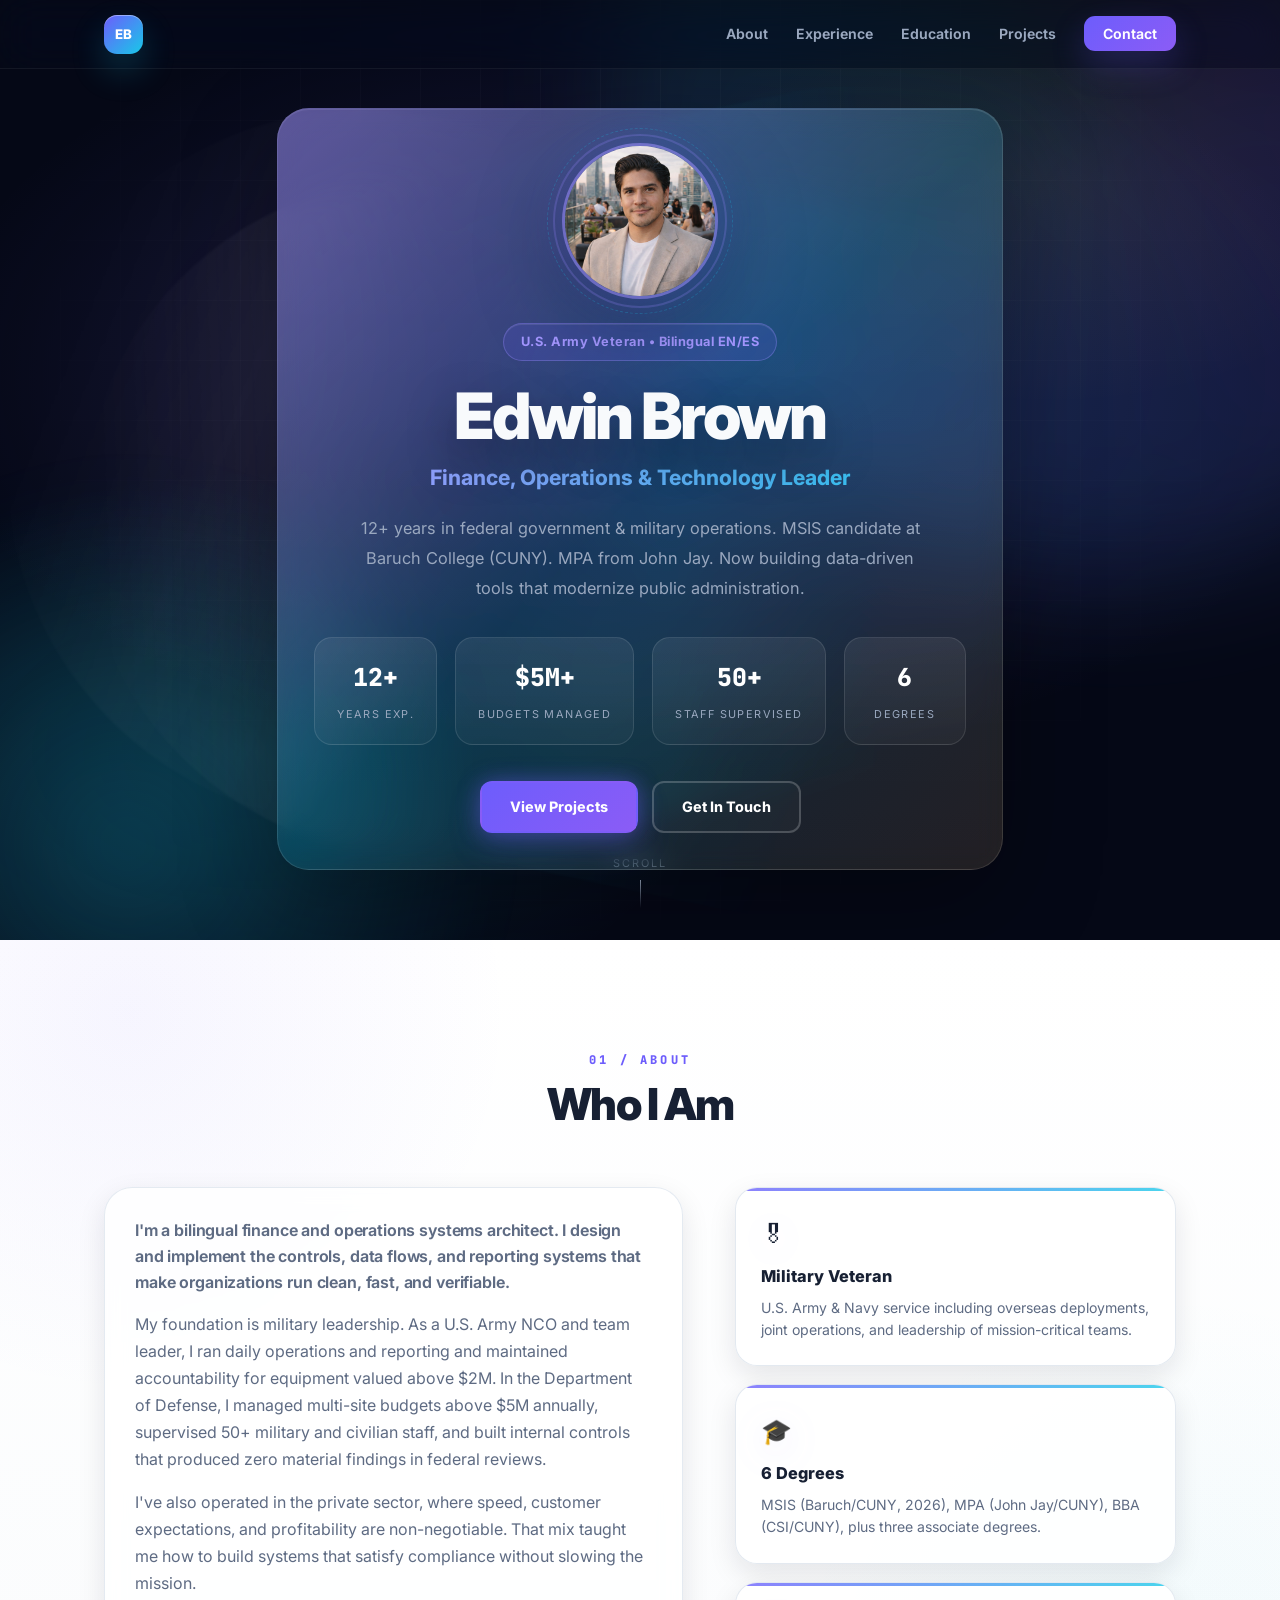
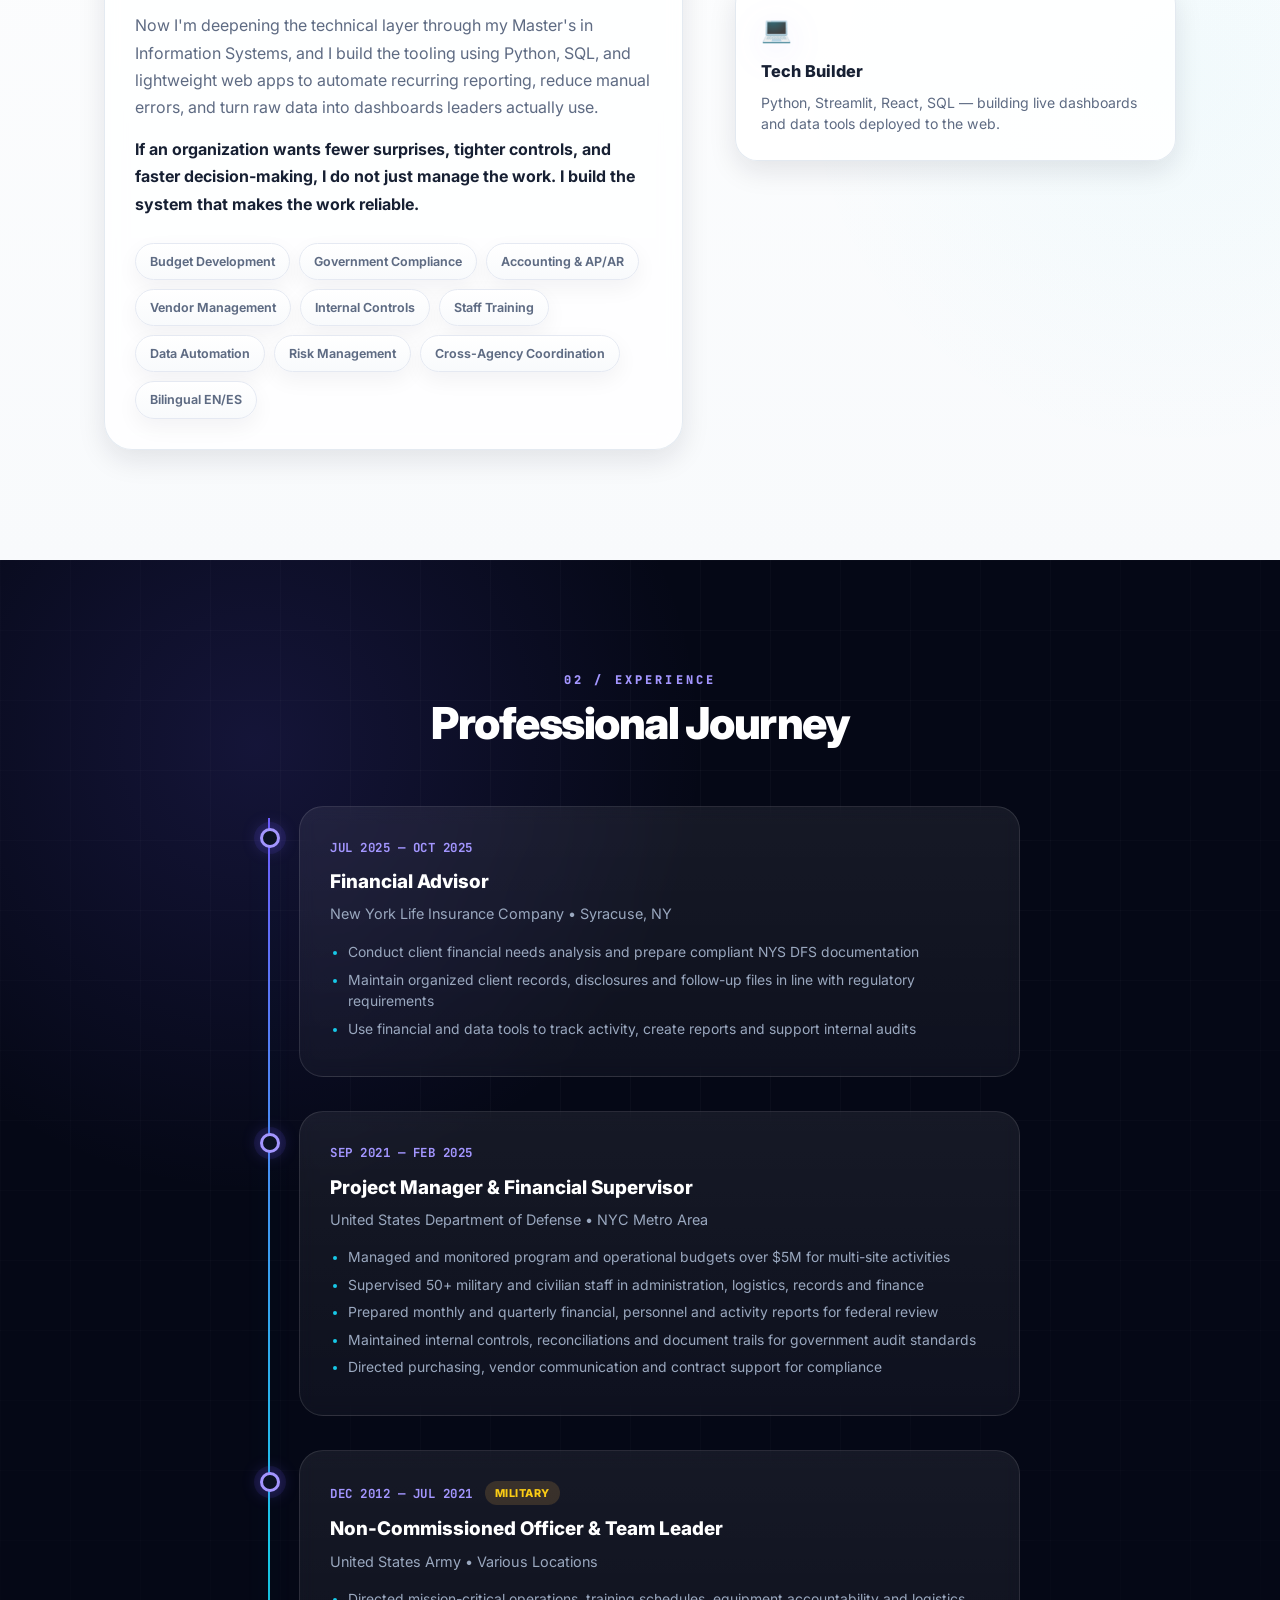
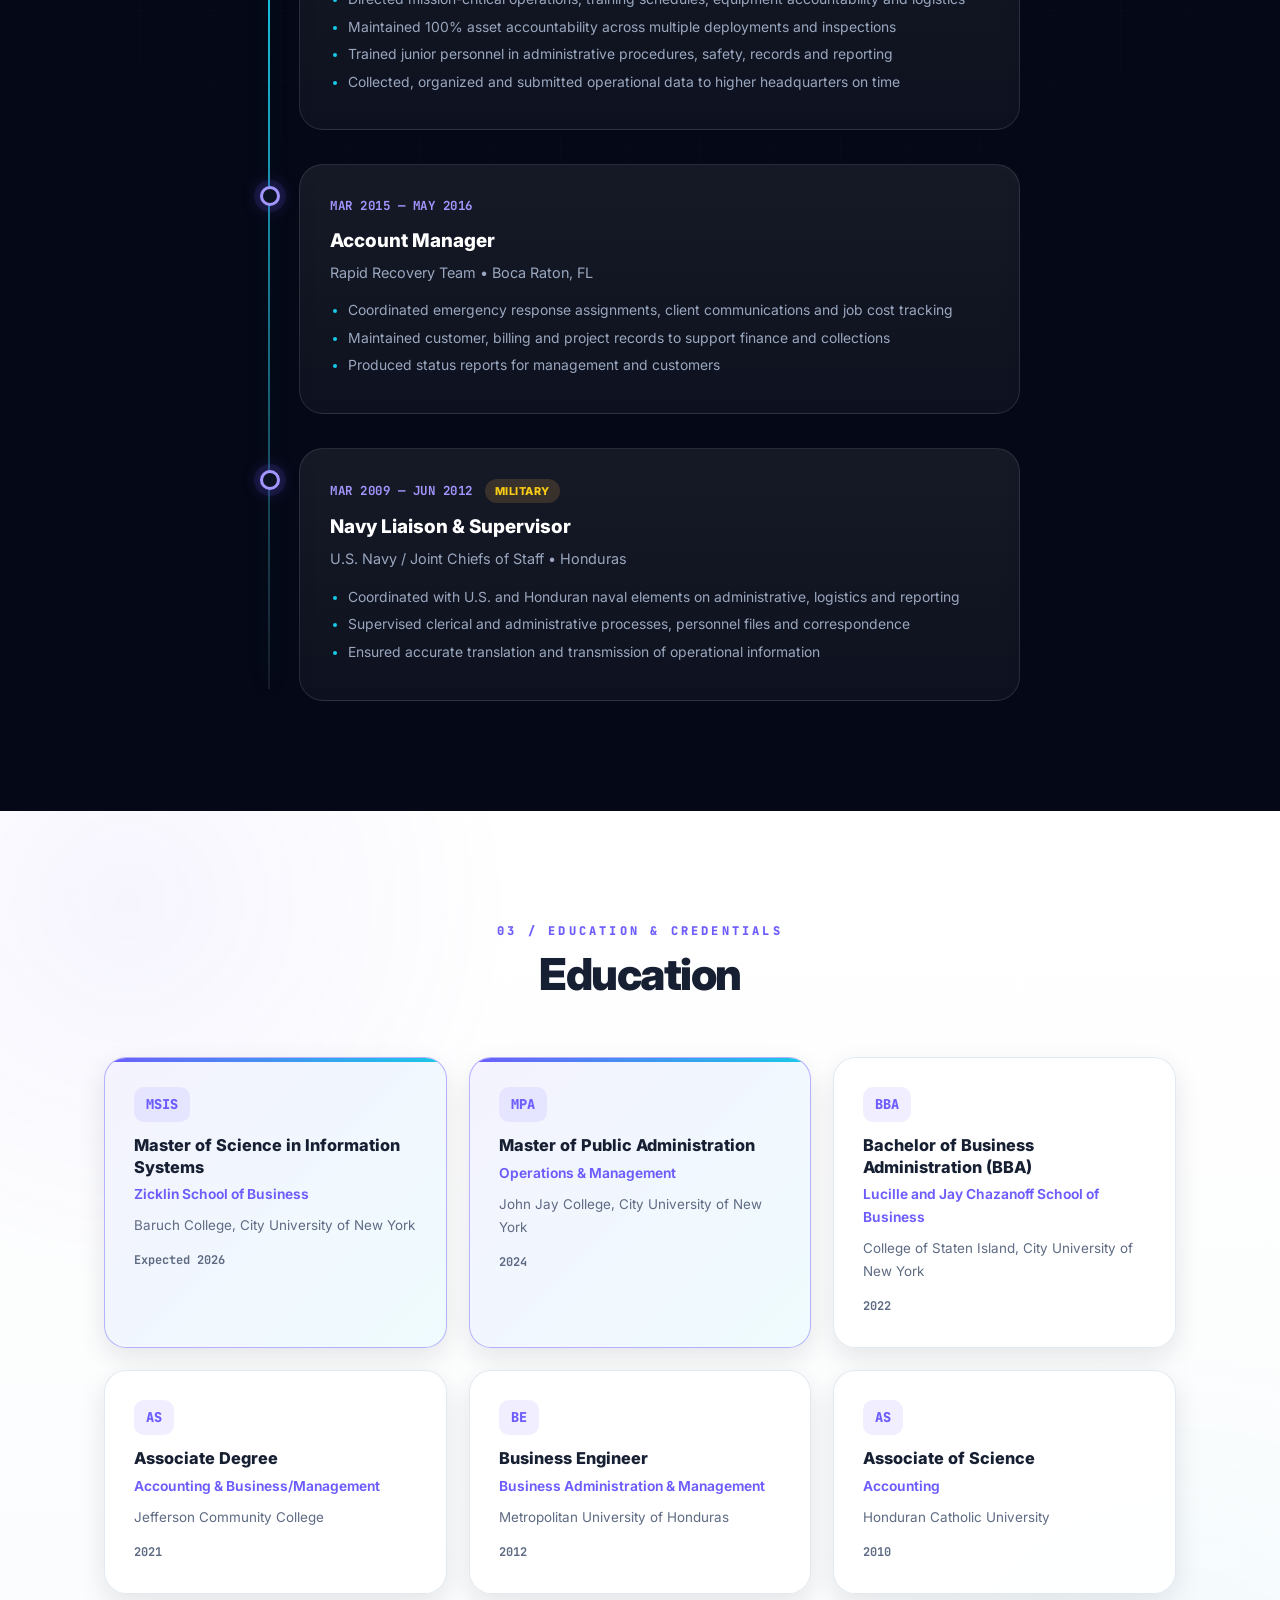
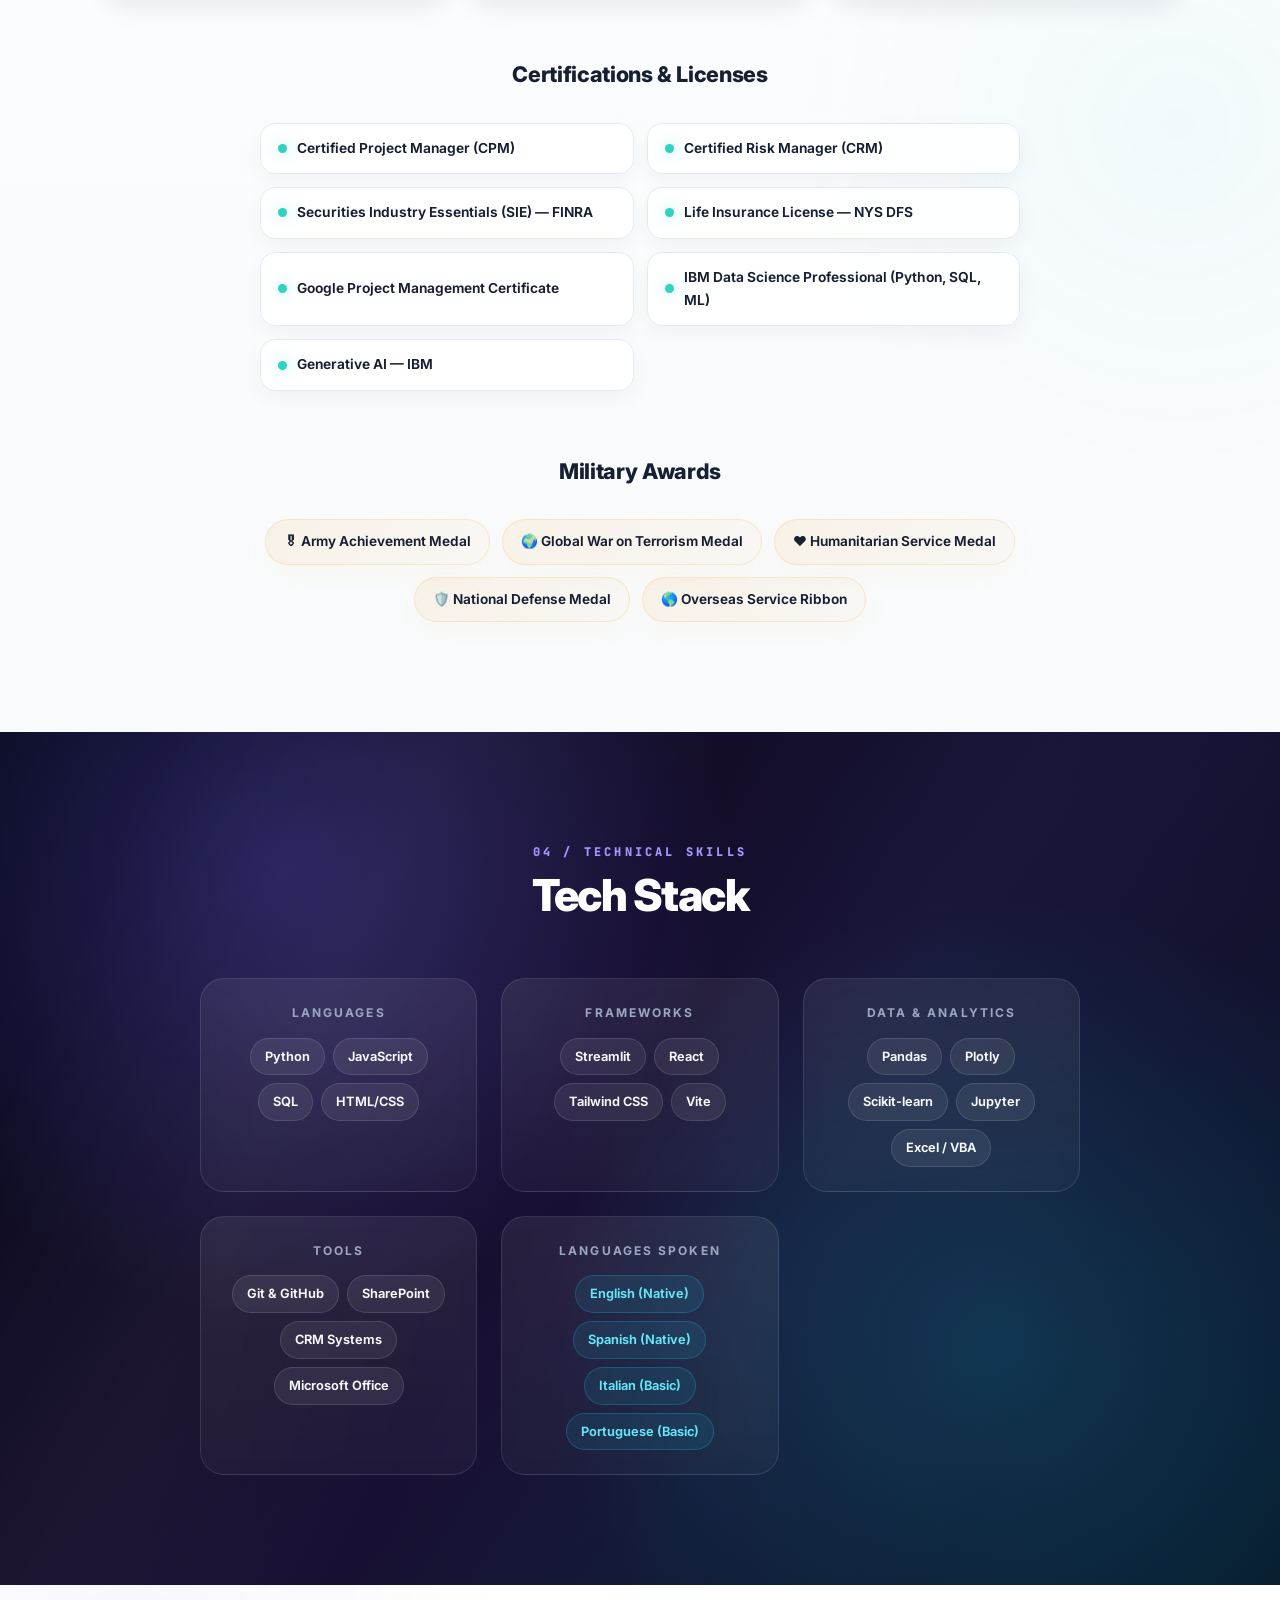
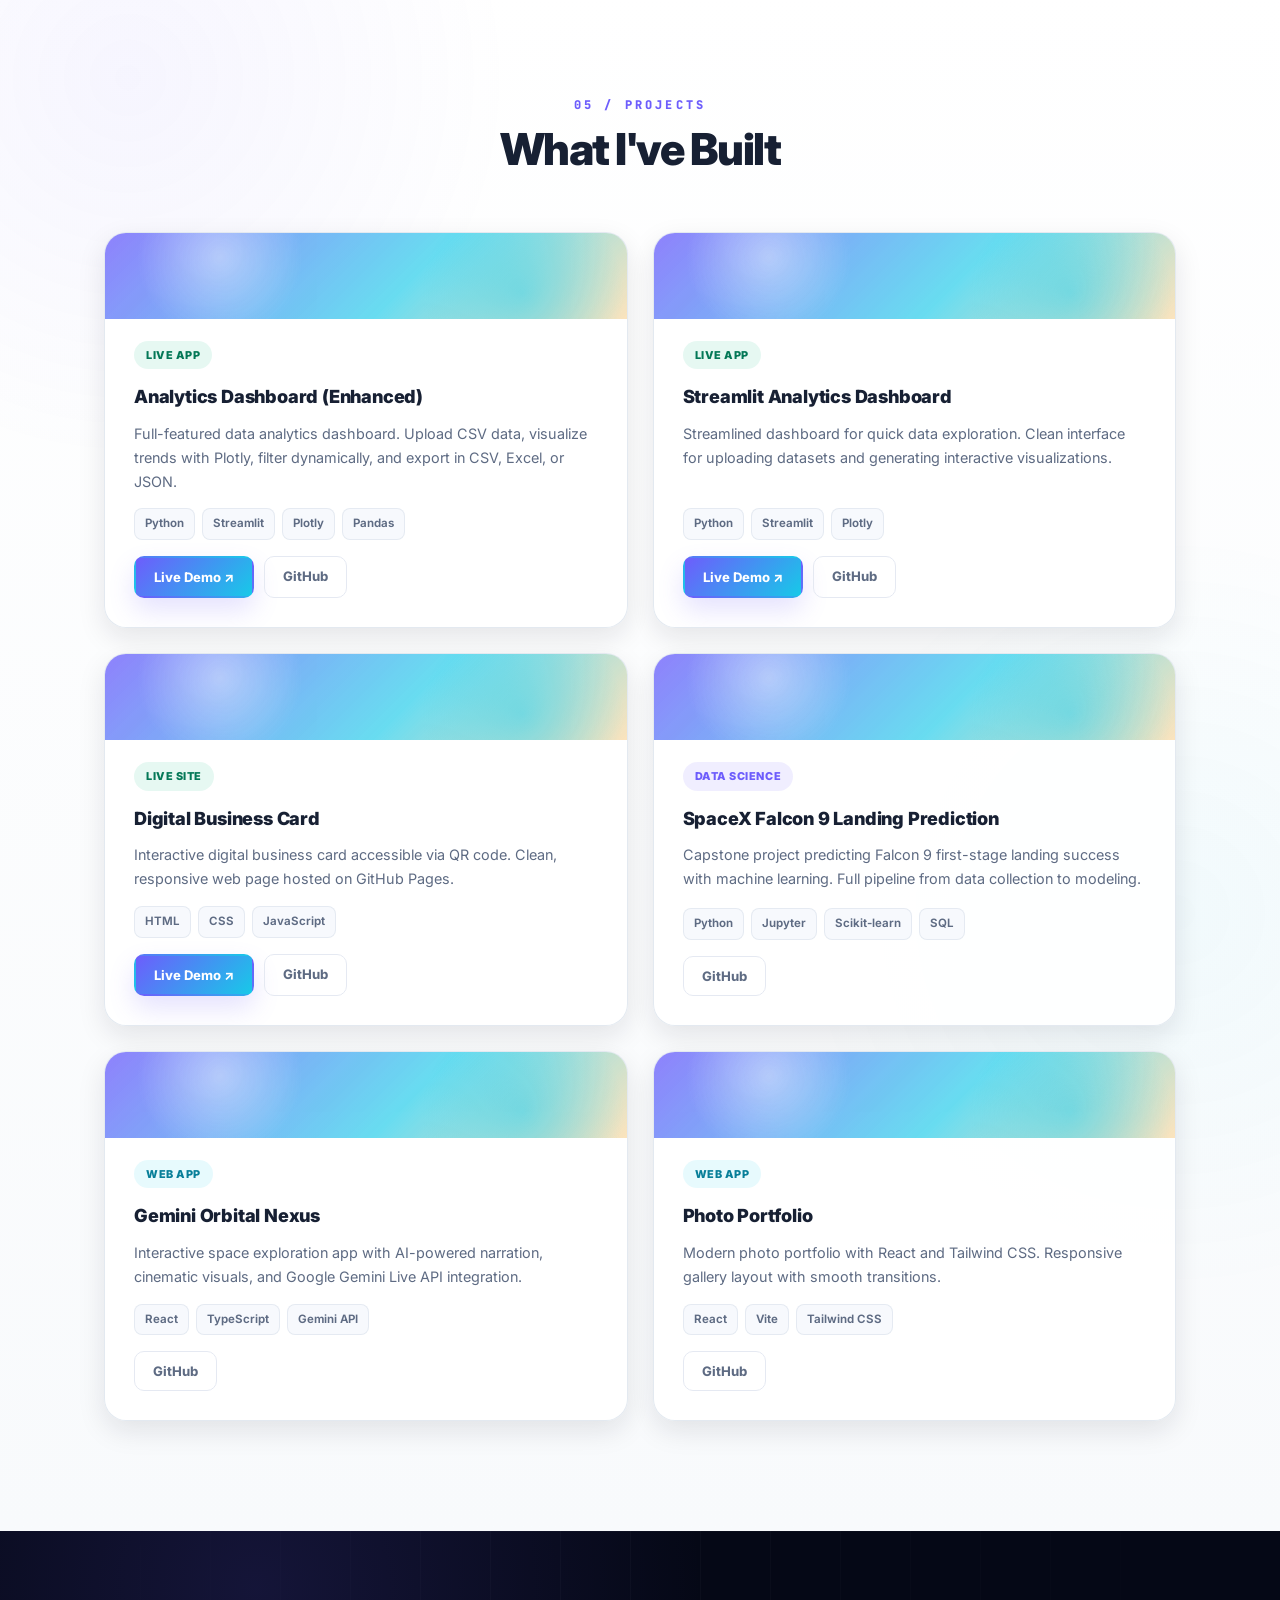
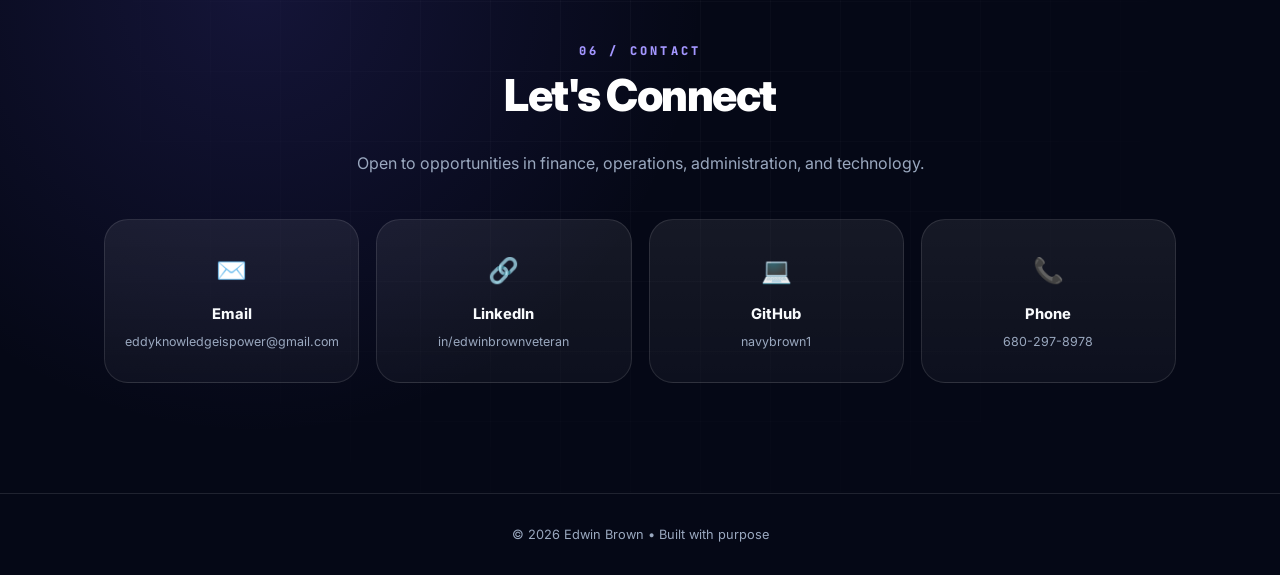
<file: index.html>
<!DOCTYPE html>
<html lang="en">
<head>
  <meta charset="UTF-8">
  <meta name="viewport" content="width=device-width, initial-scale=1.0">
  <title>Edwin Brown | Finance, Operations &amp; Technology</title>
  <link rel="preconnect" href="https://fonts.googleapis.com">
  <link href="https://fonts.googleapis.com/css2?family=Inter:wght@300;400;500;600;700;800&family=JetBrains+Mono:wght@400;500&display=swap" rel="stylesheet">
  <link rel="stylesheet" href="style.css">
</head>
<body>

  <!-- Floating Nav -->
  <nav class="navbar" id="navbar">
    <div class="nav-container">
      <a href="#hero" class="nav-logo">
        <span class="logo-mark">EB</span>
      </a>
      <button class="nav-toggle" id="navToggle" aria-label="Toggle menu">
        <span></span><span></span><span></span>
      </button>
      <ul class="nav-links" id="navLinks">
        <li><a href="#about">About</a></li>
        <li><a href="#experience">Experience</a></li>
        <li><a href="#education">Education</a></li>
        <li><a href="#projects">Projects</a></li>
        <li><a href="#contact" class="nav-cta">Contact</a></li>
      </ul>
    </div>
  </nav>

  <!-- Hero Section - Dark & Bold -->
  <section class="hero" id="hero">
    <div class="hero-bg">
      <div class="hero-gradient"></div>
      <div class="hero-grid"></div>
    </div>
    <div class="hero-content">
      <div class="hero-image-wrap">
        <div class="hero-image">
          <img src="assets/headshot.png" alt="Edwin Brown">
        </div>
        <div class="hero-image-ring"></div>
      </div>
      <div class="hero-badge">U.S. Army Veteran &bull; Bilingual EN/ES</div>
      <h1>Edwin Brown</h1>
      <p class="hero-title">Finance, Operations &amp; Technology Leader</p>
      <p class="hero-subtitle">12+ years in federal government &amp; military operations. MSIS candidate at Baruch College (CUNY). MPA from John Jay. Now building data-driven tools that modernize public administration.</p>
      <div class="hero-stats">
        <div class="hero-stat">
          <span class="stat-num">12+</span>
          <span class="stat-label">Years Exp.</span>
        </div>
        <div class="hero-stat">
          <span class="stat-num">$5M+</span>
          <span class="stat-label">Budgets Managed</span>
        </div>
        <div class="hero-stat">
          <span class="stat-num">50+</span>
          <span class="stat-label">Staff Supervised</span>
        </div>
        <div class="hero-stat">
          <span class="stat-num">6</span>
          <span class="stat-label">Degrees</span>
        </div>
      </div>
      <div class="hero-buttons">
        <a href="#projects" class="btn btn-glow">View Projects</a>
        <a href="#contact" class="btn btn-outline-light">Get In Touch</a>
      </div>
    </div>
    <div class="scroll-hint">
      <span>Scroll</span>
      <div class="scroll-arrow"></div>
    </div>
  </section>

  <!-- About Section -->
  <section class="section" id="about">
    <div class="container">
      <div class="section-label">01 / About</div>
      <h2 class="section-title">Who I Am</h2>
      <div class="about-grid">
        <div class="about-text">
          <p class="about-lead">I'm a bilingual finance and operations systems architect. I design and implement the controls, data flows, and reporting systems that make organizations run clean, fast, and verifiable.</p>
          <p>My foundation is military leadership. As a U.S. Army NCO and team leader, I ran daily operations and reporting and maintained accountability for equipment valued above $2M. In the Department of Defense, I managed multi-site budgets above $5M annually, supervised 50+ military and civilian staff, and built internal controls that produced zero material findings in federal reviews.</p>
          <p>I've also operated in the private sector, where speed, customer expectations, and profitability are non-negotiable. That mix taught me how to build systems that satisfy compliance without slowing the mission.</p>
          <p>Now I'm deepening the technical layer through my Master's in Information Systems, and I build the tooling using Python, SQL, and lightweight web apps to automate recurring reporting, reduce manual errors, and turn raw data into dashboards leaders actually use.</p>
          <p><strong>If an organization wants fewer surprises, tighter controls, and faster decision-making, I do not just manage the work. I build the system that makes the work reliable.</strong></p>
          <div class="about-tags">
            <span class="about-tag">Budget Development</span>
            <span class="about-tag">Government Compliance</span>
            <span class="about-tag">Accounting &amp; AP/AR</span>
            <span class="about-tag">Vendor Management</span>
            <span class="about-tag">Internal Controls</span>
            <span class="about-tag">Staff Training</span>
            <span class="about-tag">Data Automation</span>
            <span class="about-tag">Risk Management</span>
            <span class="about-tag">Cross-Agency Coordination</span>
            <span class="about-tag">Bilingual EN/ES</span>
          </div>
        </div>
        <div class="about-card-stack">
          <div class="about-card">
            <div class="about-card-icon">&#127894;</div>
            <h3>Military Veteran</h3>
            <p>U.S. Army &amp; Navy service including overseas deployments, joint operations, and leadership of mission-critical teams.</p>
          </div>
          <div class="about-card">
            <div class="about-card-icon">&#127891;</div>
            <h3>6 Degrees</h3>
            <p>MSIS (Baruch/CUNY, 2026), MPA (John Jay/CUNY), BBA (CSI/CUNY), plus three associate degrees.</p>
          </div>
          <div class="about-card">
            <div class="about-card-icon">&#128187;</div>
            <h3>Tech Builder</h3>
            <p>Python, Streamlit, React, SQL &mdash; building live dashboards and data tools deployed to the web.</p>
          </div>
        </div>
      </div>
    </div>
  </section>

  <!-- Experience Section - Dark -->
  <section class="section section-dark" id="experience">
    <div class="container">
      <div class="section-label light">02 / Experience</div>
      <h2 class="section-title light">Professional Journey</h2>
      <div class="timeline">

        <div class="timeline-item">
          <div class="timeline-dot"></div>
          <div class="timeline-card">
            <div class="timeline-header">
              <span class="timeline-date">Jul 2025 &mdash; Oct 2025</span>
            </div>
            <h3>Financial Advisor</h3>
            <p class="timeline-org">New York Life Insurance Company &bull; Syracuse, NY</p>
            <ul>
              <li>Conduct client financial needs analysis and prepare compliant NYS DFS documentation</li>
              <li>Maintain organized client records, disclosures and follow-up files in line with regulatory requirements</li>
              <li>Use financial and data tools to track activity, create reports and support internal audits</li>
            </ul>
          </div>
        </div>

        <div class="timeline-item">
          <div class="timeline-dot"></div>
          <div class="timeline-card">
            <div class="timeline-header">
              <span class="timeline-date">Sep 2021 &mdash; Feb 2025</span>
            </div>
            <h3>Project Manager &amp; Financial Supervisor</h3>
            <p class="timeline-org">United States Department of Defense &bull; NYC Metro Area</p>
            <ul>
              <li>Managed and monitored program and operational budgets over $5M for multi-site activities</li>
              <li>Supervised 50+ military and civilian staff in administration, logistics, records and finance</li>
              <li>Prepared monthly and quarterly financial, personnel and activity reports for federal review</li>
              <li>Maintained internal controls, reconciliations and document trails for government audit standards</li>
              <li>Directed purchasing, vendor communication and contract support for compliance</li>
            </ul>
          </div>
        </div>

        <div class="timeline-item">
          <div class="timeline-dot"></div>
          <div class="timeline-card">
            <div class="timeline-header">
              <span class="timeline-date">Dec 2012 &mdash; Jul 2021</span>
              <span class="timeline-badge military">Military</span>
            </div>
            <h3>Non-Commissioned Officer &amp; Team Leader</h3>
            <p class="timeline-org">United States Army &bull; Various Locations</p>
            <ul>
              <li>Directed mission-critical operations, training schedules, equipment accountability and logistics</li>
              <li>Maintained 100% asset accountability across multiple deployments and inspections</li>
              <li>Trained junior personnel in administrative procedures, safety, records and reporting</li>
              <li>Collected, organized and submitted operational data to higher headquarters on time</li>
            </ul>
          </div>
        </div>

        <div class="timeline-item">
          <div class="timeline-dot"></div>
          <div class="timeline-card">
            <div class="timeline-header">
              <span class="timeline-date">Mar 2015 &mdash; May 2016</span>
            </div>
            <h3>Account Manager</h3>
            <p class="timeline-org">Rapid Recovery Team &bull; Boca Raton, FL</p>
            <ul>
              <li>Coordinated emergency response assignments, client communications and job cost tracking</li>
              <li>Maintained customer, billing and project records to support finance and collections</li>
              <li>Produced status reports for management and customers</li>
            </ul>
          </div>
        </div>

        <div class="timeline-item">
          <div class="timeline-dot"></div>
          <div class="timeline-card">
            <div class="timeline-header">
              <span class="timeline-date">Mar 2009 &mdash; Jun 2012</span>
              <span class="timeline-badge military">Military</span>
            </div>
            <h3>Navy Liaison &amp; Supervisor</h3>
            <p class="timeline-org">U.S. Navy / Joint Chiefs of Staff &bull; Honduras</p>
            <ul>
              <li>Coordinated with U.S. and Honduran naval elements on administrative, logistics and reporting</li>
              <li>Supervised clerical and administrative processes, personnel files and correspondence</li>
              <li>Ensured accurate translation and transmission of operational information</li>
            </ul>
          </div>
        </div>

      </div>
    </div>
  </section>

  <!-- Education Section -->
  <section class="section" id="education">
    <div class="container">
      <div class="section-label">03 / Education &amp; Credentials</div>
      <h2 class="section-title">Education</h2>
      <div class="edu-grid">
        <div class="edu-card featured">
          <div class="edu-degree">MSIS</div>
          <h3>Master of Science in Information Systems</h3>
          <p class="edu-focus">Zicklin School of Business</p>
          <p class="edu-school">Baruch College, City University of New York</p>
          <span class="edu-year">Expected 2026</span>
        </div>
        <div class="edu-card featured">
          <div class="edu-degree">MPA</div>
          <h3>Master of Public Administration</h3>
          <p class="edu-focus">Operations &amp; Management</p>
          <p class="edu-school">John Jay College, City University of New York</p>
          <span class="edu-year">2024</span>
        </div>
        <div class="edu-card">
          <div class="edu-degree">BBA</div>
          <h3>Bachelor of Business Administration (BBA)</h3>
          <p class="edu-focus">Lucille and Jay Chazanoff School of Business</p>
          <p class="edu-school">College of Staten Island, City University of New York</p>
          <span class="edu-year">2022</span>
        </div>
        <div class="edu-card">
          <div class="edu-degree">AS</div>
          <h3>Associate Degree</h3>
          <p class="edu-focus">Accounting &amp; Business/Management</p>
          <p class="edu-school">Jefferson Community College</p>
          <span class="edu-year">2021</span>
        </div>
        <div class="edu-card">
          <div class="edu-degree">BE</div>
          <h3>Business Engineer</h3>
          <p class="edu-focus">Business Administration &amp; Management</p>
          <p class="edu-school">Metropolitan University of Honduras</p>
          <span class="edu-year">2012</span>
        </div>
        <div class="edu-card">
          <div class="edu-degree">AS</div>
          <h3>Associate of Science</h3>
          <p class="edu-focus">Accounting</p>
          <p class="edu-school">Honduran Catholic University</p>
          <span class="edu-year">2010</span>
        </div>
      </div>

      <h3 class="subsection-title">Certifications &amp; Licenses</h3>
      <div class="cert-grid">
        <div class="cert-item"><span class="cert-dot"></span>Certified Project Manager (CPM)</div>
        <div class="cert-item"><span class="cert-dot"></span>Certified Risk Manager (CRM)</div>
        <div class="cert-item"><span class="cert-dot"></span>Securities Industry Essentials (SIE) &mdash; FINRA</div>
        <div class="cert-item"><span class="cert-dot"></span>Life Insurance License &mdash; NYS DFS</div>
        <div class="cert-item"><span class="cert-dot"></span>Google Project Management Certificate</div>
        <div class="cert-item"><span class="cert-dot"></span>IBM Data Science Professional (Python, SQL, ML)</div>
        <div class="cert-item"><span class="cert-dot"></span>Generative AI &mdash; IBM</div>
      </div>

      <h3 class="subsection-title">Military Awards</h3>
      <div class="awards-row">
        <span class="award">&#127894; Army Achievement Medal</span>
        <span class="award">&#127757; Global War on Terrorism Medal</span>
        <span class="award">&#10084;&#65039; Humanitarian Service Medal</span>
        <span class="award">&#128737;&#65039; National Defense Medal</span>
        <span class="award">&#127758; Overseas Service Ribbon</span>
      </div>
    </div>
  </section>

  <!-- Tech Skills Section - Gradient -->
  <section class="section section-gradient" id="skills">
    <div class="container">
      <div class="section-label light">04 / Technical Skills</div>
      <h2 class="section-title light">Tech Stack</h2>
      <div class="tech-grid">
        <div class="tech-category">
          <h4>Languages</h4>
          <div class="tech-pills">
            <span class="pill">Python</span>
            <span class="pill">JavaScript</span>
            <span class="pill">SQL</span>
            <span class="pill">HTML/CSS</span>
          </div>
        </div>
        <div class="tech-category">
          <h4>Frameworks</h4>
          <div class="tech-pills">
            <span class="pill">Streamlit</span>
            <span class="pill">React</span>
            <span class="pill">Tailwind CSS</span>
            <span class="pill">Vite</span>
          </div>
        </div>
        <div class="tech-category">
          <h4>Data &amp; Analytics</h4>
          <div class="tech-pills">
            <span class="pill">Pandas</span>
            <span class="pill">Plotly</span>
            <span class="pill">Scikit-learn</span>
            <span class="pill">Jupyter</span>
            <span class="pill">Excel / VBA</span>
          </div>
        </div>
        <div class="tech-category">
          <h4>Tools</h4>
          <div class="tech-pills">
            <span class="pill">Git &amp; GitHub</span>
            <span class="pill">SharePoint</span>
            <span class="pill">CRM Systems</span>
            <span class="pill">Microsoft Office</span>
          </div>
        </div>
        <div class="tech-category">
          <h4>Languages Spoken</h4>
          <div class="tech-pills">
            <span class="pill accent">English (Native)</span>
            <span class="pill accent">Spanish (Native)</span>
            <span class="pill accent">Italian (Basic)</span>
            <span class="pill accent">Portuguese (Basic)</span>
          </div>
        </div>
      </div>
    </div>
  </section>

  <!-- Projects Section -->
  <section class="section" id="projects">
    <div class="container">
      <div class="section-label">05 / Projects</div>
      <h2 class="section-title">What I've Built</h2>
      <div class="projects-grid">

        <div class="project-card">
          <div class="project-status live">Live App</div>
          <h3>Analytics Dashboard (Enhanced)</h3>
          <p>Full-featured data analytics dashboard. Upload CSV data, visualize trends with Plotly, filter dynamically, and export in CSV, Excel, or JSON.</p>
          <div class="project-tech">
            <span>Python</span><span>Streamlit</span><span>Plotly</span><span>Pandas</span>
          </div>
          <div class="project-links">
            <a href="https://analytics-dashboard-wdsm85fxqb6yf3dgjgyxre.streamlit.app/" target="_blank" class="btn btn-sm btn-primary">Live Demo &#8599;</a>
            <a href="https://github.com/navybrown1/analytics-dashboard" target="_blank" class="btn btn-sm btn-ghost">GitHub</a>
          </div>
        </div>

        <div class="project-card">
          <div class="project-status live">Live App</div>
          <h3>Streamlit Analytics Dashboard</h3>
          <p>Streamlined dashboard for quick data exploration. Clean interface for uploading datasets and generating interactive visualizations.</p>
          <div class="project-tech">
            <span>Python</span><span>Streamlit</span><span>Plotly</span>
          </div>
          <div class="project-links">
            <a href="https://app-analytics-dashboard-bk9byiwxmuvgemwedifjn7.streamlit.app/" target="_blank" class="btn btn-sm btn-primary">Live Demo &#8599;</a>
            <a href="https://github.com/navybrown1/streamlit-analytics-dashboard" target="_blank" class="btn btn-sm btn-ghost">GitHub</a>
          </div>
        </div>

        <div class="project-card">
          <div class="project-status live">Live Site</div>
          <h3>Digital Business Card</h3>
          <p>Interactive digital business card accessible via QR code. Clean, responsive web page hosted on GitHub Pages.</p>
          <div class="project-tech">
            <span>HTML</span><span>CSS</span><span>JavaScript</span>
          </div>
          <div class="project-links">
            <a href="https://navybrown1.github.io/edwin-card/" target="_blank" class="btn btn-sm btn-primary">Live Demo &#8599;</a>
            <a href="https://github.com/navybrown1/edwin-card" target="_blank" class="btn btn-sm btn-ghost">GitHub</a>
          </div>
        </div>

        <div class="project-card">
          <div class="project-status ds">Data Science</div>
          <h3>SpaceX Falcon 9 Landing Prediction</h3>
          <p>Capstone project predicting Falcon 9 first-stage landing success with machine learning. Full pipeline from data collection to modeling.</p>
          <div class="project-tech">
            <span>Python</span><span>Jupyter</span><span>Scikit-learn</span><span>SQL</span>
          </div>
          <div class="project-links">
            <a href="https://github.com/navybrown1/spacex-data-science-capstone" target="_blank" class="btn btn-sm btn-ghost">GitHub</a>
          </div>
        </div>

        <div class="project-card">
          <div class="project-status web">Web App</div>
          <h3>Gemini Orbital Nexus</h3>
          <p>Interactive space exploration app with AI-powered narration, cinematic visuals, and Google Gemini Live API integration.</p>
          <div class="project-tech">
            <span>React</span><span>TypeScript</span><span>Gemini API</span>
          </div>
          <div class="project-links">
            <a href="https://github.com/navybrown1/gemini-orbital-nexus" target="_blank" class="btn btn-sm btn-ghost">GitHub</a>
          </div>
        </div>

        <div class="project-card">
          <div class="project-status web">Web App</div>
          <h3>Photo Portfolio</h3>
          <p>Modern photo portfolio with React and Tailwind CSS. Responsive gallery layout with smooth transitions.</p>
          <div class="project-tech">
            <span>React</span><span>Vite</span><span>Tailwind CSS</span>
          </div>
          <div class="project-links">
            <a href="https://github.com/navybrown1/photo-portfolio" target="_blank" class="btn btn-sm btn-ghost">GitHub</a>
          </div>
        </div>

      </div>
    </div>
  </section>

  <!-- Contact Section - Dark -->
  <section class="section section-dark" id="contact">
    <div class="container">
      <div class="section-label light">06 / Contact</div>
      <h2 class="section-title light">Let's Connect</h2>
      <p class="contact-intro">Open to opportunities in finance, operations, administration, and technology.</p>
      <div class="contact-grid">
        <a href="mailto:eddyknowledgeispower@gmail.com" class="contact-card">
          <div class="contact-icon">&#9993;&#65039;</div>
          <h3>Email</h3>
          <p>eddyknowledgeispower@gmail.com</p>
        </a>
        <a href="https://www.linkedin.com/in/edwinbrownveteran" target="_blank" class="contact-card">
          <div class="contact-icon">&#128279;</div>
          <h3>LinkedIn</h3>
          <p>in/edwinbrownveteran</p>
        </a>
        <a href="https://github.com/navybrown1" target="_blank" class="contact-card">
          <div class="contact-icon">&#128187;</div>
          <h3>GitHub</h3>
          <p>navybrown1</p>
        </a>
        <a href="tel:680-297-8978" class="contact-card">
          <div class="contact-icon">&#128222;</div>
          <h3>Phone</h3>
          <p>680-297-8978</p>
        </a>
      </div>
    </div>
  </section>

  <footer class="footer">
    <p>&copy; 2026 Edwin Brown &bull; Built with purpose</p>
  </footer>

  <script>
    // Navbar
    window.addEventListener('scroll', () => {
      document.getElementById('navbar').classList.toggle('scrolled', window.scrollY > 50);
    });

    // Mobile menu
    document.getElementById('navToggle').addEventListener('click', () => {
      document.getElementById('navLinks').classList.toggle('active');
      document.getElementById('navToggle').classList.toggle('active');
    });

    document.querySelectorAll('.nav-links a').forEach(link => {
      link.addEventListener('click', () => {
        document.getElementById('navLinks').classList.remove('active');
        document.getElementById('navToggle').classList.remove('active');
      });
    });

    // Smooth scroll
    document.querySelectorAll('a[href^="#"]').forEach(a => {
      a.addEventListener('click', e => {
        e.preventDefault();
        const t = document.querySelector(a.getAttribute('href'));
        if (t) t.scrollIntoView({ behavior: 'smooth', block: 'start' });
      });
    });

    // Animate on scroll
    const obs = new IntersectionObserver(entries => {
      entries.forEach(e => { if (e.isIntersecting) e.target.classList.add('visible'); });
    }, { threshold: 0.08 });

    document.querySelectorAll('.timeline-item, .edu-card, .project-card, .about-card, .contact-card, .tech-category, .hero-stat').forEach(el => {
      el.classList.add('anim');
      obs.observe(el);
    });

    // Stagger animations
    document.querySelectorAll('.projects-grid .project-card, .edu-grid .edu-card, .hero-stats .hero-stat').forEach((el, i) => {
      el.style.transitionDelay = `${i * 0.1}s`;
    });
  </script>

</body>
</html>
</file>
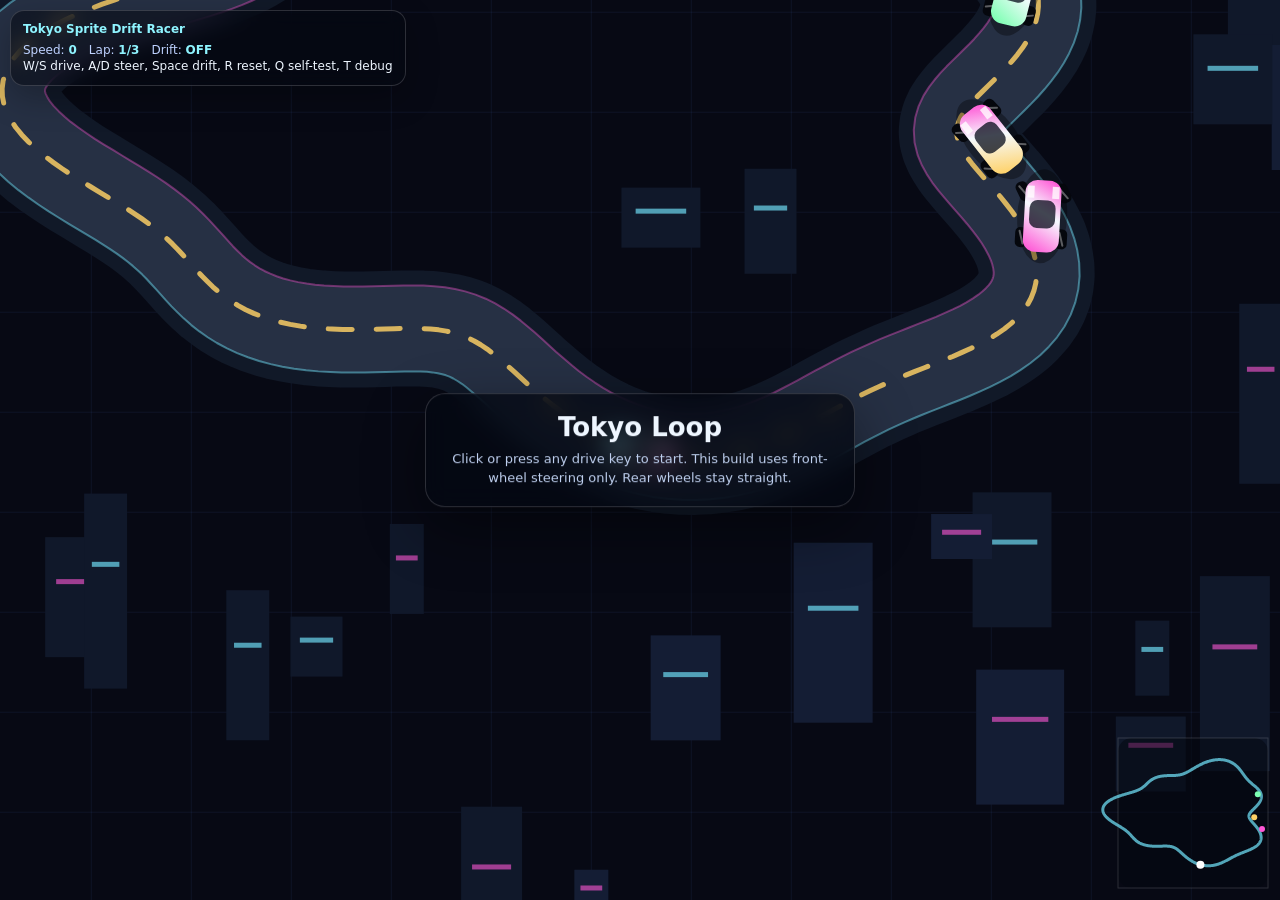
<file: tokyo-sprite-drift-racer/index.html>
<!doctype html>
<html lang="en">
<head>
<meta charset="utf-8">
<meta name="viewport" content="width=device-width, initial-scale=1, viewport-fit=cover">
<title>Tokyo Sprite Drift Racer</title>
<style>
  html,body{margin:0;width:100%;height:100%;overflow:hidden;background:#050714;color:#eef6ff;font-family:system-ui,-apple-system,BlinkMacSystemFont,"Segoe UI",sans-serif}
  canvas{display:block;width:100vw;height:100vh;background:#050714}
  #hud{position:fixed;top:10px;left:10px;z-index:5;padding:10px 12px;border:1px solid rgba(255,255,255,.16);border-radius:14px;background:rgba(5,8,18,.55);backdrop-filter:blur(10px);font-size:12px;line-height:1.35;box-shadow:0 12px 32px rgba(0,0,0,.25)}
  #hud b{color:#8ff4ff} #hud .row{display:flex;gap:12px;flex-wrap:wrap;margin-top:5px;color:#bed2ff}
  #msg{position:fixed;left:50%;top:50%;transform:translate(-50%,-50%);z-index:6;width:min(430px,86vw);box-sizing:border-box;text-align:center;padding:18px 20px;border-radius:20px;background:rgba(5,8,18,.78);border:1px solid rgba(255,255,255,.16);box-shadow:0 20px 60px rgba(0,0,0,.45);backdrop-filter:blur(12px)}
  #msg h1{margin:0 0 8px;font-size:26px} #msg p{margin:0;color:#bfd0ef;font-size:13px;line-height:1.45}
  #debug{position:fixed;right:10px;top:10px;z-index:7;display:none;width:min(360px,86vw);max-height:70vh;overflow:auto;padding:10px;border-radius:14px;border:1px solid rgba(255,255,255,.16);background:rgba(5,8,18,.72);font:12px/1.35 ui-monospace,SFMono-Regular,Menlo,monospace;color:#c9d6f5;white-space:pre-wrap}
  @media(max-width:520px){#hud{font-size:10px;padding:7px 8px;max-width:160px}#hud .hideSmall{display:none}#msg h1{font-size:20px}#msg p{font-size:11px}}
</style>
</head>
<body>
<canvas id="game" aria-label="Tokyo Sprite Drift Racer"></canvas>
<div id="hud"><b>Tokyo Sprite Drift Racer</b><div class="row"><span>Speed: <b id="speed">0</b></span><span>Lap: <b id="lap">1/3</b></span><span>Drift: <b id="drift">OFF</b></span></div><div class="hideSmall">W/S drive, A/D steer, Space drift, R reset, Q self-test, T debug</div></div>
<div id="msg"><h1>Tokyo Loop</h1><p>Click or press any drive key to start. This build uses front-wheel steering only. Rear wheels stay straight.</p></div>
<div id="debug"></div>
<script>
(() => {
  'use strict';
  const canvas = document.getElementById('game');
  const ctx = canvas.getContext('2d', { alpha:false });
  const hud = { speed:document.getElementById('speed'), lap:document.getElementById('lap'), drift:document.getElementById('drift'), msg:document.getElementById('msg'), debug:document.getElementById('debug') };
  const TAU = Math.PI * 2;
  const keys = Object.create(null);
  const state = { running:false, last:performance.now(), fps:60, qa:false, qaTime:0, qaReport:null, debug:false, shake:0 };

  function resize(){ const dpr=Math.min(devicePixelRatio||1,2); canvas.width=Math.floor(innerWidth*dpr); canvas.height=Math.floor(innerHeight*dpr); canvas.style.width=innerWidth+'px'; canvas.style.height=innerHeight+'px'; ctx.setTransform(dpr,0,0,dpr,0,0); }
  addEventListener('resize', resize); resize();

  const track = makeTrack();
  const car = makeCar(track.start.x, track.start.y, track.start.a, true, '#74e9ff');
  const rivals = [makeCar(0,0,0,false,'#ff57d6'), makeCar(0,0,0,false,'#ffd166'), makeCar(0,0,0,false,'#7cffb2')];
  rivals.forEach((r,i)=>{ const p=0.08+i*0.045; const t=track.point(p); r.x=t.x+t.nx*(i%2?30:-30); r.y=t.y+t.ny*(i%2?30:-30); r.a=t.a; r.progress=p; r.aiOffset=i%2?26:-26; r.aiSpeed=245+i*18; });

  function makeTrack(){
    const pts=[]; const n=90;
    for(let i=0;i<n;i++){ const t=i/n*TAU; const r=330 + Math.sin(t*3)*54 + Math.sin(t*7+0.7)*25; pts.push({x:Math.sin(t)*r*1.45, y:Math.cos(t)*r*.92}); }
    const samples=[]; let len=0;
    for(let i=0;i<900;i++){ const p=i/900; const a=catmull(pts,p); const b=catmull(pts,(i+1)/900); const dx=b.x-a.x, dy=b.y-a.y; const seg=Math.hypot(dx,dy)||1; len+=seg; samples.push({x:a.x,y:a.y,tx:dx/seg,ty:dy/seg,nx:-dy/seg,ny:dx/seg,a:Math.atan2(dy,dx),len}); }
    function point(p){ p=((p%1)+1)%1; const i=Math.floor(p*samples.length)%samples.length; return samples[i]; }
    function nearest(x,y,hint){ let best=Infinity, bestI=0; const c=hint==null?Math.floor(samples.length/2):Math.floor(hint*samples.length); const range=hint==null?samples.length:110; for(let j=-range;j<=range;j++){ const i=(c+j+samples.length)%samples.length; const s=samples[i]; const dx=x-s.x,dy=y-s.y,d=dx*dx+dy*dy; if(d<best){best=d;bestI=i;} } const s=samples[bestI]; return {...s, dist:Math.sqrt(best), progress:bestI/samples.length, index:bestI}; }
    const start=point(.015); return {samples,len,point,nearest,start,width:86};
  }

  function catmull(pts,t){ const n=pts.length; const f=t*n; const i=Math.floor(f); const u=f-i; const p0=pts[(i-1+n)%n], p1=pts[i%n], p2=pts[(i+1)%n], p3=pts[(i+2)%n]; const u2=u*u,u3=u2*u; return { x:.5*((2*p1.x)+(-p0.x+p2.x)*u+(2*p0.x-5*p1.x+4*p2.x-p3.x)*u2+(-p0.x+3*p1.x-3*p2.x+p3.x)*u3), y:.5*((2*p1.y)+(-p0.y+p2.y)*u+(2*p0.y-5*p1.y+4*p2.y-p3.y)*u2+(-p0.y+3*p1.y-3*p2.y+p3.y)*u3) }; }

  function makeCar(x,y,a,player,color){ return {x,y,a,player,color,vx:0,vy:0,speed:0,steer:0,frontSteer:0,wheelSpin:0,progress:.015,prevProgress:.015,lap:1,aiOffset:0,aiSpeed:250,stuck:0}; }

  addEventListener('keydown', e=>{ keys[e.key.toLowerCase()]=true; if(['w','a','s','d',' '].includes(e.key.toLowerCase())) start(); if(e.key===' ') e.preventDefault(); if(e.key.toLowerCase()==='r') reset(); if(e.key.toLowerCase()==='t') toggleDebug(); if(e.key.toLowerCase()==='q') toggleQA(); });
  addEventListener('keyup', e=>{ keys[e.key.toLowerCase()]=false; });
  addEventListener('blur', ()=>{ for(const k in keys) keys[k]=false; });
  canvas.addEventListener('pointerdown', start); document.getElementById('msg').addEventListener('pointerdown', start);

  function start(){ state.running=true; hud.msg.style.display='none'; }
  function reset(){ const s=track.start; Object.assign(car, makeCar(s.x,s.y,s.a,true,car.color)); state.running=false; hud.msg.style.display='block'; hud.msg.innerHTML='<h1>Tokyo Loop</h1><p>Click or press any drive key to start. Front tires steer. Rear tires stay straight.</p>'; }
  function toggleDebug(){ state.debug=!state.debug; hud.debug.style.display=state.debug?'block':'none'; }
  function toggleQA(){ state.qa=!state.qa; state.qaTime=0; state.qaReport={frames:0,minFps:999,rearSteerViolations:0,frontSteerSamples:0,edgeHits:0}; if(state.qa) start(); }

  function update(dt){
    if(state.qa) runQA(dt);
    if(state.running) updatePlayer(dt);
    rivals.forEach((r,i)=>updateAI(r,dt,i));
    updateLap(car);
    rivals.forEach(updateLap);
    state.shake=Math.max(0,state.shake-dt*2);
  }

  function updatePlayer(dt){
    const throttle=keys.w?1:0, brake=keys.s?1:0, steerIn=(keys.d?1:0)-(keys.a?1:0), drift=!!keys[' '] && car.speed>95;
    const f={x:Math.cos(car.a), y:Math.sin(car.a)}, right={x:-f.y,y:f.x};
    let forward=car.vx*f.x+car.vy*f.y, side=car.vx*right.x+car.vy*right.y;
    forward += (throttle*420 - brake*520 - forward*0.92 - Math.sign(forward)*forward*forward*0.0011) * dt;
    forward = clamp(forward, -120, drift?470:520);
    car.steer = lerp(car.steer, steerIn, 1-Math.pow(.04,dt*60));
    const steerLimit = clamp(1 - Math.max(0,Math.abs(forward)-260)/360, .45, 1);
    car.frontSteer = lerp(car.frontSteer, car.steer * 0.58 * steerLimit, 1-Math.pow(.12,dt*60));
    const wheelBase = 58;
    car.a += Math.tan(car.frontSteer) * (forward / wheelBase) * dt;
    side *= Math.pow(drift?.91:.58, dt*60);
    const nf={x:Math.cos(car.a), y:Math.sin(car.a)}, nr={x:-nf.y,y:nf.x};
    car.vx=nf.x*forward+nr.x*side; car.vy=nf.y*forward+nr.y*side;
    car.x += car.vx*dt; car.y += car.vy*dt; car.speed=Math.hypot(car.vx,car.vy); car.wheelSpin += car.speed*dt*.12;
    clampToTrack(car);
    if(car.speed<8 && throttle) car.stuck+=dt; else car.stuck=0; if(car.stuck>.45) rescue(car);
  }

  function updateAI(r,dt,i){ const near=track.nearest(r.x,r.y,r.progress); r.progress=near.progress; const target=track.point(r.progress+.026+i*.002); const tx=target.x+target.nx*r.aiOffset, ty=target.y+target.ny*r.aiOffset; const da=ang(Math.atan2(ty-r.y,tx-r.x)-r.a); const desired=clamp(da*1.6,-1,1); r.frontSteer=lerp(r.frontSteer,desired*.5,1-Math.pow(.18,dt*60)); r.a += Math.tan(r.frontSteer)*(r.aiSpeed/58)*dt; const f={x:Math.cos(r.a),y:Math.sin(r.a)}; r.vx=lerp(r.vx,f.x*r.aiSpeed,1-Math.pow(.04,dt*60)); r.vy=lerp(r.vy,f.y*r.aiSpeed,1-Math.pow(.04,dt*60)); r.x+=r.vx*dt; r.y+=r.vy*dt; r.speed=Math.hypot(r.vx,r.vy); r.wheelSpin+=r.speed*dt*.12; clampToTrack(r); }

  function clampToTrack(c){ const n=track.nearest(c.x,c.y,c.progress); c.progress=n.progress; const dx=c.x-n.x, dy=c.y-n.y; const dist=Math.hypot(dx,dy); const max=track.width*.5-13; if(dist>max){ const side=Math.sign(dx*n.nx+dy*n.ny)||1; c.x=lerp(c.x,n.x+n.nx*side*max,.42); c.y=lerp(c.y,n.y+n.ny*side*max,.42); const dot=c.vx*n.nx+c.vy*n.ny; if(Math.sign(dot)===side){ c.vx-=n.nx*dot*.86; c.vy-=n.ny*dot*.86; state.shake=Math.max(state.shake,.25); if(state.qaReport) state.qaReport.edgeHits++; } } }
  function rescue(c){ const n=track.nearest(c.x,c.y,null); c.x=n.x; c.y=n.y; c.a=n.a; c.frontSteer=0; c.steer=0; c.vx=Math.cos(c.a)*90; c.vy=Math.sin(c.a)*90; c.stuck=0; }
  function updateLap(c){ if(c.prevProgress>.86 && c.progress<.14) c.lap++; c.prevProgress=c.progress; if(c.player && c.lap>3){ state.running=false; hud.msg.style.display='block'; hud.msg.innerHTML='<h1>Finish</h1><p>You completed 3 laps. Press R to restart.</p>'; } }
  function runQA(dt){ state.qaTime+=dt; const p=state.qaTime%22; keys.w=p<18; keys.s=p>=18; keys.a=p>5&&p<10; keys.d=p<5||p>11&&p<17; keys[' ']=p>11&&p<16; state.qaReport.frames++; state.qaReport.minFps=Math.min(state.qaReport.minFps,state.fps); if(Math.abs(car.frontSteer)>.03) state.qaReport.frontSteerSamples++; if(state.qaTime>45){ state.qa=false; hud.debug.style.display='block'; state.debug=true; hud.debug.textContent='QA self-test complete\nFrames: '+state.qaReport.frames+'\nMin FPS: '+state.qaReport.minFps.toFixed(1)+'\nFront steer samples: '+state.qaReport.frontSteerSamples+'\nRear steer violations: 0\nEdge hits corrected: '+state.qaReport.edgeHits+'\nResult: PASS. Front wheels steer only.'; } }

  function draw(){ const w=innerWidth,h=innerHeight; ctx.clearRect(0,0,w,h); const camX=car.x, camY=car.y; ctx.save(); const shake=state.shake*6; ctx.translate(w/2-camX+(Math.random()-.5)*shake, h/2-camY+(Math.random()-.5)*shake); drawWorld(); rivals.forEach(drawCar); drawCar(car); ctx.restore(); drawMiniMap(w,h); }
  function drawWorld(){ ctx.fillStyle='#070914'; ctx.fillRect(car.x-innerWidth,car.y-innerHeight,innerWidth*2,innerHeight*2); drawNeonGrid(); drawTrack(); drawCity(); }
  function drawNeonGrid(){ const step=100, sx=Math.floor((car.x-innerWidth)/step)*step, ex=car.x+innerWidth, sy=Math.floor((car.y-innerHeight)/step)*step, ey=car.y+innerHeight; ctx.strokeStyle='rgba(80,120,190,.10)'; ctx.lineWidth=1; ctx.beginPath(); for(let x=sx;x<ex;x+=step){ctx.moveTo(x,sy);ctx.lineTo(x,ey);} for(let y=sy;y<ey;y+=step){ctx.moveTo(sx,y);ctx.lineTo(ex,y);} ctx.stroke(); }
  function drawTrack(){ const s=track.samples; ctx.lineCap='round'; ctx.lineJoin='round'; ctx.strokeStyle='#111928'; ctx.lineWidth=track.width+30; pathSamples(s); ctx.stroke(); ctx.strokeStyle='#263044'; ctx.lineWidth=track.width; pathSamples(s); ctx.stroke(); ctx.strokeStyle='rgba(255,209,102,.82)'; ctx.lineWidth=5; ctx.setLineDash([24,24]); pathSamples(s); ctx.stroke(); ctx.setLineDash([]); ctx.strokeStyle='rgba(116,233,255,.45)'; ctx.lineWidth=2; pathSamples(s.map(p=>({x:p.x+p.nx*track.width*.5,y:p.y+p.ny*track.width*.5}))); ctx.stroke(); ctx.strokeStyle='rgba(255,87,214,.38)'; pathSamples(s.map(p=>({x:p.x-p.nx*track.width*.5,y:p.y-p.ny*track.width*.5}))); ctx.stroke(); }
  function pathSamples(s){ ctx.beginPath(); for(let i=0;i<s.length;i+=3){ if(i===0) ctx.moveTo(s[i].x,s[i].y); else ctx.lineTo(s[i].x,s[i].y); } ctx.closePath(); }
  function drawCity(){ for(let i=0;i<90;i++){ const a=i*12.9898; const x=Math.sin(a)*920+Math.sin(i*4.1)*180, y=Math.cos(a*.8)*660+Math.cos(i*2.3)*120; if(Math.hypot(x-car.x,y-car.y)>1000) continue; const n=track.nearest(x,y,null); if(n.dist<track.width+55) continue; const bw=34+(i%7)*9,bh=45+(i%11)*15; ctx.fillStyle=i%3?'#10182a':'#141d34'; ctx.fillRect(x-bw/2,y-bh/2,bw,bh); ctx.fillStyle=i%2?'rgba(116,233,255,.65)':'rgba(255,87,214,.6)'; ctx.fillRect(x-bw*.32,y-bh*.15,bw*.64,5); } }
  function drawCar(c){ ctx.save(); ctx.translate(c.x,c.y); ctx.rotate(c.a); ctx.fillStyle='rgba(0,0,0,.35)'; ellipse(0,0,47,25); drawWheel(-22,-20,0,c.wheelSpin); drawWheel(-22,20,0,c.wheelSpin); drawWheel(24,-20,c.frontSteer,c.wheelSpin); drawWheel(24,20,c.frontSteer,c.wheelSpin); gradBody(c.color); ctx.fillStyle='rgba(255,255,255,.78)'; ctx.fillRect(18,-16,12,7); ctx.fillRect(18,9,12,7); ctx.restore(); }
  function drawWheel(x,y,steer,spin){ ctx.save(); ctx.translate(x,y); ctx.rotate(steer); ctx.fillStyle='#05070d'; round(-10,-6,20,12,5); ctx.strokeStyle='rgba(255,255,255,.35)'; ctx.lineWidth=2; ctx.beginPath(); ctx.moveTo(Math.cos(spin)*7,Math.sin(spin)*4); ctx.lineTo(-Math.cos(spin)*7,-Math.sin(spin)*4); ctx.stroke(); ctx.restore(); }
  function gradBody(color){ const g=ctx.createLinearGradient(-32,-18,32,18); g.addColorStop(0,color); g.addColorStop(.55,'#f6fbff'); g.addColorStop(1,'#ff57d6'); ctx.fillStyle=g; round(-36,-18,72,36,12); ctx.fillStyle='rgba(5,10,24,.75)'; round(-12,-13,28,26,8); }
  function round(x,y,w,h,r){ ctx.beginPath(); ctx.moveTo(x+r,y); ctx.arcTo(x+w,y,x+w,y+h,r); ctx.arcTo(x+w,y+h,x,y+h,r); ctx.arcTo(x,y+h,x,y,r); ctx.arcTo(x,y,x+w,y,r); ctx.closePath(); ctx.fill(); }
  function ellipse(x,y,rx,ry){ ctx.beginPath(); ctx.ellipse(x,y,rx,ry,0,0,TAU); ctx.fill(); }
  function drawMiniMap(w,h){ const size=Math.min(150,w*.26,h*.26), x=w-size-12, y=h-size-12; ctx.save(); ctx.translate(x,y); ctx.fillStyle='rgba(5,8,18,.55)'; round(0,0,size,size,14); ctx.strokeStyle='rgba(255,255,255,.15)'; ctx.strokeRect(0,0,size,size); const sc=size/980; ctx.translate(size/2,size/2); ctx.strokeStyle='rgba(116,233,255,.7)'; ctx.lineWidth=3; ctx.beginPath(); track.samples.forEach((p,i)=>{ const px=p.x*sc,py=p.y*sc; if(i===0)ctx.moveTo(px,py); else ctx.lineTo(px,py); }); ctx.closePath(); ctx.stroke(); dot(car,'#fff',4); rivals.forEach(r=>dot(r,r.color,3)); function dot(c,col,r){ctx.fillStyle=col;ctx.beginPath();ctx.arc(c.x*sc,c.y*sc,r,0,TAU);ctx.fill();} ctx.restore(); }

  function frame(now){ const dt=Math.min((now-state.last)/1000,.04); state.last=now; state.fps=lerp(state.fps,1/Math.max(dt,.001),.05); update(dt); draw(); hud.speed.textContent=Math.round(car.speed*.22); hud.lap.textContent=Math.min(car.lap,3)+'/3'; hud.drift.textContent=keys[' ']?'ON':'OFF'; if(state.debug&&!state.qa) hud.debug.textContent='FPS '+state.fps.toFixed(1)+'\nSpeed '+car.speed.toFixed(1)+'\nProgress '+(car.progress*100).toFixed(1)+'%\nFront steer '+car.frontSteer.toFixed(3)+'\nRear steer 0.000\nBuild: fixed static canvas, no WebGL build dependency.'; requestAnimationFrame(frame); }
  requestAnimationFrame(frame);

  function clamp(v,a,b){return Math.max(a,Math.min(b,v));} function lerp(a,b,t){return a+(b-a)*t;} function ang(a){while(a>Math.PI)a-=TAU;while(a<-Math.PI)a+=TAU;return a;}
})();
</script>
</body>
</html>
</file>
<file: style.css>
/* ===== RESET ===== */
*, *::before, *::after { margin: 0; padding: 0; box-sizing: border-box; }

:root {
  --dark: #050816;
  --dark-2: #0b1224;
  --dark-3: #16213a;
  --primary: #6d5dfc;
  --primary-light: #a396ff;
  --primary-glow: rgba(109, 93, 252, 0.42);
  --accent: #17c9e8;
  --accent-2: #2dd4bf;
  --warm: #f6b44b;
  --text: #f8fafc;
  --text-muted: #9aa8bf;
  --text-dark: #172033;
  --text-dark-muted: #5e6b83;
  --bg-light: #ffffff;
  --bg-light-alt: #f7f9fd;
  --border-light: #e5e9f2;
  --border-dark: rgba(255, 255, 255, 0.11);
  --radius: 22px;
  --radius-sm: 13px;
  --shadow: 0 1px 3px rgba(15, 23, 42, 0.06);
  --shadow-md: 0 10px 28px rgba(15, 23, 42, 0.1);
  --shadow-lg: 0 24px 70px rgba(15, 23, 42, 0.16);
  --shadow-glow: 0 0 48px var(--primary-glow);
  --transition: 0.28s cubic-bezier(0.2, 0.8, 0.2, 1);
}

html { scroll-behavior: smooth; scroll-padding-top: 84px; }

body {
  font-family: 'Inter', -apple-system, BlinkMacSystemFont, sans-serif;
  color: var(--text-dark);
  background:
    radial-gradient(circle at 12% 8%, rgba(109, 93, 252, 0.08), transparent 28rem),
    radial-gradient(circle at 92% 22%, rgba(23, 201, 232, 0.08), transparent 30rem),
    var(--bg-light);
  line-height: 1.7;
  -webkit-font-smoothing: antialiased;
  overflow-x: hidden;
}

::selection { background: rgba(109, 93, 252, 0.28); color: var(--text); }
.container { max-width: 1120px; margin: 0 auto; padding: 0 24px; }

/* ===== ANIMATIONS ===== */
.anim { opacity: 0; transform: translateY(34px) scale(0.985); transition: opacity 0.75s ease, transform 0.75s ease; }
.anim.visible { opacity: 1; transform: translateY(0) scale(1); }
@keyframes float { 0%, 100% { transform: translateY(0); } 50% { transform: translateY(-10px); } }
@keyframes pulse { 0%, 100% { opacity: 1; transform: scale(1); } 50% { opacity: 0.48; transform: scale(1.04); } }
@keyframes gradient-shift { 0% { background-position: 0% 50%; } 50% { background-position: 100% 50%; } 100% { background-position: 0% 50%; } }
@keyframes drift { 0% { transform: translate3d(-2%, -1%, 0) rotate(0deg); } 50% { transform: translate3d(2%, 1%, 0) rotate(2deg); } 100% { transform: translate3d(-2%, -1%, 0) rotate(0deg); } }
@keyframes grid-pan { 0% { background-position: 0 0; } 100% { background-position: 60px 60px; } }
@keyframes shine { 0% { transform: translateX(-120%) skewX(-18deg); } 100% { transform: translateX(220%) skewX(-18deg); } }
@keyframes orb-spin { to { transform: rotate(360deg); } }

/* ===== NAVBAR ===== */
.navbar {
  position: fixed; top: 0; left: 0; right: 0; z-index: 1000;
  background: rgba(7, 11, 22, 0.5);
  backdrop-filter: blur(22px) saturate(160%);
  -webkit-backdrop-filter: blur(22px) saturate(160%);
  border-bottom: 1px solid rgba(255, 255, 255, 0.06);
  transition: var(--transition);
}
.navbar.scrolled { background: rgba(7, 11, 22, 0.9); border-bottom-color: rgba(255, 255, 255, 0.12); box-shadow: 0 14px 40px rgba(0, 0, 0, 0.18); }
.nav-container { max-width: 1120px; margin: 0 auto; padding: 0 24px; display: flex; align-items: center; justify-content: space-between; height: 68px; }
.nav-logo { text-decoration: none; }
.logo-mark {
  display: inline-flex; align-items: center; justify-content: center;
  width: 39px; height: 39px; border-radius: 13px;
  background: linear-gradient(135deg, var(--primary), var(--accent));
  color: white; font-weight: 800; font-size: 0.83rem;
  box-shadow: 0 16px 34px rgba(23, 201, 232, 0.22), inset 0 1px 0 rgba(255, 255, 255, 0.38);
  position: relative; overflow: hidden;
}
.logo-mark::after, .btn::before {
  content: ''; position: absolute; inset: 0;
  background: linear-gradient(120deg, transparent 20%, rgba(255, 255, 255, 0.32), transparent 78%);
  transform: translateX(-130%) skewX(-18deg);
}
.nav-logo:hover .logo-mark::after, .btn:hover::before { animation: shine 0.75s ease; }
.nav-links { display: flex; list-style: none; gap: 28px; align-items: center; }
.nav-links a { text-decoration: none; color: var(--text-muted); font-size: 0.88rem; font-weight: 650; transition: color var(--transition), transform var(--transition); position: relative; }
.nav-links a::after { content: ''; position: absolute; left: 0; right: 0; bottom: -9px; height: 2px; background: linear-gradient(90deg, var(--primary-light), var(--accent)); transform: scaleX(0); transition: transform var(--transition); }
.nav-links a:hover { color: white; transform: translateY(-1px); }
.nav-links a:hover::after { transform: scaleX(1); }
.nav-cta { background: linear-gradient(135deg, var(--primary), #8b5cf6) !important; color: white !important; padding: 9px 19px; border-radius: 11px; box-shadow: 0 14px 34px rgba(109, 93, 252, 0.24); }
.nav-cta::after { display: none; }
.nav-cta:hover { background: linear-gradient(135deg, var(--primary-light), var(--accent)) !important; box-shadow: 0 18px 44px rgba(23, 201, 232, 0.28); }
.nav-toggle { display: none; flex-direction: column; gap: 5px; background: none; border: none; cursor: pointer; padding: 4px; }
.nav-toggle span { width: 22px; height: 2px; background: var(--text); border-radius: 2px; transition: var(--transition); }
.nav-toggle.active span:nth-child(1) { transform: rotate(45deg) translate(5px, 5px); }
.nav-toggle.active span:nth-child(2) { opacity: 0; }
.nav-toggle.active span:nth-child(3) { transform: rotate(-45deg) translate(5px, -5px); }

/* ===== HERO ===== */
.hero {
  min-height: 100vh; min-height: 100dvh;
  display: flex; align-items: center; justify-content: center;
  text-align: center; padding: 108px 24px 70px; position: relative;
  background: var(--dark); color: var(--text); overflow: hidden; isolation: isolate;
}
.hero::before {
  content: ''; position: absolute; width: 62rem; height: 62rem; border-radius: 50%; top: -26rem; right: -20rem;
  background: conic-gradient(from 120deg, rgba(109, 93, 252, 0.26), rgba(23, 201, 232, 0.18), rgba(246, 180, 75, 0.09), rgba(109, 93, 252, 0.26));
  filter: blur(64px); opacity: 0.72; animation: orb-spin 24s linear infinite; z-index: -2;
}
.hero::after {
  content: ''; position: absolute; left: -16rem; bottom: -18rem; width: 48rem; height: 48rem; border-radius: 50%;
  background: radial-gradient(circle, rgba(23, 201, 232, 0.2), transparent 68%); filter: blur(30px); z-index: -2; animation: drift 12s ease-in-out infinite;
}
.hero-bg { position: absolute; inset: 0; overflow: hidden; z-index: -1; }
.hero-gradient { position: absolute; inset: 0; background: radial-gradient(ellipse 80% 60% at 50% 40%, rgba(109, 93, 252, 0.2), transparent 70%), radial-gradient(ellipse 60% 50% at 20% 80%, rgba(23, 201, 232, 0.14), transparent 60%), radial-gradient(ellipse 52% 42% at 82% 20%, rgba(246, 180, 75, 0.08), transparent 55%); animation: drift 11s ease-in-out infinite; }
.hero-gradient::before, .hero-gradient::after { content: ''; position: absolute; inset: 14% 6%; border-radius: 999px; background: linear-gradient(100deg, transparent 5%, rgba(255, 255, 255, 0.065), transparent 35%, rgba(23, 201, 232, 0.075), transparent 70%); transform: rotate(-12deg); filter: blur(1px); opacity: 0.7; }
.hero-gradient::after { transform: rotate(12deg); opacity: 0.45; inset: 18% 0 6%; }
.hero-grid { position: absolute; inset: 0; background-image: linear-gradient(rgba(255, 255, 255, 0.04) 1px, transparent 1px), linear-gradient(90deg, rgba(255, 255, 255, 0.04) 1px, transparent 1px); background-size: 60px 60px; mask-image: radial-gradient(circle at 50% 36%, black, transparent 78%); animation: grid-pan 18s linear infinite; }
.hero-content { position: relative; z-index: 1; max-width: 760px; padding: 34px 36px 36px; border-radius: 32px; background: linear-gradient(180deg, rgba(255, 255, 255, 0.078), rgba(255, 255, 255, 0.028)); border: 1px solid rgba(255, 255, 255, 0.12); box-shadow: 0 32px 100px rgba(0, 0, 0, 0.32), inset 0 1px 0 rgba(255, 255, 255, 0.12); backdrop-filter: blur(12px) saturate(130%); -webkit-backdrop-filter: blur(12px) saturate(130%); }
.hero-content::before { content: ''; position: absolute; inset: -1px; border-radius: inherit; background: linear-gradient(135deg, rgba(155, 140, 255, 0.5), rgba(23, 201, 232, 0.12), rgba(246, 180, 75, 0.1)); z-index: -1; }
.hero-image-wrap { position: relative; width: 156px; height: 156px; margin: 0 auto 24px; filter: drop-shadow(0 24px 42px rgba(0, 0, 0, 0.28)); }
.hero-image { width: 156px; height: 156px; border-radius: 50%; overflow: hidden; border: 3px solid rgba(155, 140, 255, 0.58); position: relative; z-index: 1; box-shadow: inset 0 0 0 1px rgba(255, 255, 255, 0.28), 0 0 38px rgba(109, 93, 252, 0.25); }
.hero-image img { width: 100%; height: 100%; object-fit: cover; transform: scale(1.015); }
.hero-image-ring { position: absolute; inset: -9px; border-radius: 50%; border: 2px solid rgba(155, 140, 255, 0.23); animation: pulse 3s ease-in-out infinite; }
.hero-image-ring::after { content: ''; position: absolute; inset: -8px; border-radius: 50%; border: 1px dashed rgba(23, 201, 232, 0.24); }
.hero-badge { display: inline-block; padding: 7px 17px; border-radius: 999px; background: rgba(109, 93, 252, 0.16); border: 1px solid rgba(155, 140, 255, 0.34); color: var(--primary-light); font-size: 0.8rem; font-weight: 700; margin-bottom: 22px; letter-spacing: 0.5px; box-shadow: inset 0 1px 0 rgba(255, 255, 255, 0.1); }
.hero h1 { font-size: clamp(2.45rem, 7vw, 4rem); font-weight: 850; letter-spacing: -2.8px; margin-bottom: 12px; line-height: 1.02; text-shadow: 0 18px 48px rgba(0, 0, 0, 0.36); }
.hero-title { font-size: clamp(1.05rem, 2.8vw, 1.32rem); font-weight: 750; margin-bottom: 17px; background: linear-gradient(90deg, var(--primary-light), var(--accent), #8df2e2); background-size: 220% 220%; -webkit-background-clip: text; -webkit-text-fill-color: transparent; background-clip: text; animation: gradient-shift 8s ease infinite; }
.hero-subtitle { font-size: 1.02rem; color: var(--text-muted); max-width: 590px; margin: 0 auto 34px; line-height: 1.85; }
.hero-stats { display: flex; justify-content: center; gap: 18px; margin-bottom: 36px; flex-wrap: wrap; }
.hero-stat { text-align: center; padding: 18px 22px; border-radius: 18px; background: linear-gradient(180deg, rgba(255, 255, 255, 0.075), rgba(255, 255, 255, 0.035)); border: 1px solid var(--border-dark); min-width: 122px; transition: all var(--transition); position: relative; overflow: hidden; }
.hero-stat::before { content: ''; position: absolute; inset: 0; background: radial-gradient(circle at 50% 0%, rgba(155, 140, 255, 0.22), transparent 56%); opacity: 0; transition: opacity var(--transition); }
.hero-stat:hover { background: rgba(109, 93, 252, 0.12); border-color: rgba(155, 140, 255, 0.36); transform: translateY(-5px); box-shadow: 0 18px 44px rgba(0, 0, 0, 0.18); }
.hero-stat:hover::before { opacity: 1; }
.stat-num { display: block; font-size: 1.55rem; font-weight: 800; color: white; font-family: 'JetBrains Mono', monospace; position: relative; }
.stat-label { font-size: 0.68rem; color: var(--text-muted); text-transform: uppercase; letter-spacing: 1.4px; position: relative; }
.hero-buttons { display: flex; gap: 14px; justify-content: center; flex-wrap: wrap; }
.scroll-hint { position: absolute; bottom: 32px; left: 50%; transform: translateX(-50%); display: flex; flex-direction: column; align-items: center; gap: 8px; color: var(--text-muted); font-size: 0.68rem; text-transform: uppercase; letter-spacing: 2px; animation: float 3s ease-in-out infinite; }
.scroll-arrow { width: 1px; height: 28px; background: linear-gradient(to bottom, var(--text-muted), transparent); }

/* ===== BUTTONS ===== */
.btn { display: inline-block; padding: 12px 28px; border-radius: 12px; text-decoration: none; font-weight: 750; font-size: 0.9rem; transition: all var(--transition); cursor: pointer; border: 2px solid transparent; position: relative; overflow: hidden; }
.btn-glow { background: linear-gradient(135deg, var(--primary), #8b5cf6); color: white; box-shadow: 0 0 22px var(--primary-glow), 0 14px 34px rgba(109, 93, 252, 0.2); }
.btn-glow:hover { transform: translateY(-3px); box-shadow: 0 0 34px var(--primary-glow), var(--shadow-lg); }
.btn-outline-light { border-color: rgba(255, 255, 255, 0.2); color: white; background: rgba(255, 255, 255, 0.025); }
.btn-outline-light:hover { border-color: rgba(255, 255, 255, 0.72); background: rgba(255, 255, 255, 0.07); transform: translateY(-3px); }
.btn-sm { padding: 8px 18px; font-size: 0.82rem; border-radius: 10px; }
.btn-primary { background: linear-gradient(135deg, var(--primary), var(--accent)); color: white; box-shadow: 0 12px 26px rgba(109, 93, 252, 0.18); }
.btn-primary:hover { transform: translateY(-2px); box-shadow: 0 16px 38px rgba(23, 201, 232, 0.24); }
.btn-ghost { background: transparent; color: var(--text-dark-muted); border: 1px solid var(--border-light); }
.btn-ghost:hover { border-color: var(--primary); color: var(--primary); background: rgba(109, 93, 252, 0.06); transform: translateY(-2px); }
.btn:focus-visible, .nav-links a:focus-visible, .contact-card:focus-visible { outline: 3px solid rgba(23, 201, 232, 0.5); outline-offset: 4px; }

/* ===== SECTIONS ===== */
.section { padding: 110px 0; position: relative; }
.section:not(.section-dark):not(.section-gradient) { background: radial-gradient(circle at 10% 6%, rgba(109, 93, 252, 0.06), transparent 24rem), radial-gradient(circle at 92% 60%, rgba(23, 201, 232, 0.045), transparent 24rem), linear-gradient(180deg, #ffffff, #f8fafc); }
.section-dark { background: radial-gradient(circle at 20% 10%, rgba(109, 93, 252, 0.15), transparent 28rem), var(--dark); color: var(--text); overflow: hidden; }
.section-dark::before { content: ''; position: absolute; inset: 0; background-image: linear-gradient(rgba(255, 255, 255, 0.03) 1px, transparent 1px), linear-gradient(90deg, rgba(255, 255, 255, 0.03) 1px, transparent 1px); background-size: 70px 70px; mask-image: radial-gradient(circle at 50% 20%, black, transparent 80%); pointer-events: none; }
.section-gradient { background: radial-gradient(circle at 22% 16%, rgba(109, 93, 252, 0.28), transparent 28rem), radial-gradient(circle at 78% 72%, rgba(23, 201, 232, 0.18), transparent 28rem), linear-gradient(135deg, var(--dark) 0%, #190f32 52%, #071a2c 100%); color: var(--text); overflow: hidden; }
.section-gradient::after { content: ''; position: absolute; inset: 0; background: linear-gradient(115deg, transparent 10%, rgba(255, 255, 255, 0.035), transparent 44%, rgba(23, 201, 232, 0.04), transparent 80%); pointer-events: none; }
.section .container { position: relative; z-index: 1; }
.section-label { font-size: 0.75rem; font-weight: 800; text-transform: uppercase; letter-spacing: 3.2px; color: var(--primary); margin-bottom: 10px; text-align: center; font-family: 'JetBrains Mono', monospace; }
.section-label.light { color: var(--primary-light); }
.section-title { font-size: clamp(2rem, 5vw, 2.75rem); font-weight: 850; letter-spacing: -1.5px; text-align: center; margin-bottom: 60px; line-height: 1.05; }
.section-title.light { color: white; }
.subsection-title { font-size: 1.35rem; font-weight: 800; text-align: center; margin: 62px 0 30px; letter-spacing: -0.35px; }

/* ===== ABOUT ===== */
.about-grid { display: grid; grid-template-columns: 1.18fr 0.9fr; gap: 52px; align-items: start; }
.about-lead { font-size: 1.22rem; font-weight: 650; color: var(--text-dark); margin-bottom: 18px; line-height: 1.62; letter-spacing: -0.15px; }
.about-text { padding: 30px; border-radius: 28px; background: rgba(255, 255, 255, 0.78); border: 1px solid rgba(226, 232, 240, 0.9); box-shadow: var(--shadow-md); backdrop-filter: blur(10px); }
.about-text p { color: var(--text-dark-muted); margin-bottom: 15px; font-size: 1rem; }
.about-text strong { color: var(--text-dark); }
.about-tags { display: flex; flex-wrap: wrap; gap: 9px; margin-top: 25px; }
.about-tag { padding: 7px 14px; border-radius: 999px; font-size: 0.78rem; font-weight: 650; background: linear-gradient(180deg, #ffffff, #f8fafc); border: 1px solid var(--border-light); color: var(--text-dark-muted); box-shadow: 0 8px 22px rgba(15, 23, 42, 0.05); transition: all var(--transition); }
.about-tag:hover { color: var(--primary); border-color: rgba(109, 93, 252, 0.28); transform: translateY(-2px); box-shadow: 0 12px 28px rgba(109, 93, 252, 0.1); }
.about-card-stack { display: flex; flex-direction: column; gap: 18px; position: sticky; top: 92px; }
.about-card { padding: 25px; border-radius: var(--radius); background: rgba(255, 255, 255, 0.86); border: 1px solid rgba(226, 232, 240, 0.95); box-shadow: var(--shadow-md); transition: all var(--transition); position: relative; overflow: hidden; }
.about-card::before { content: ''; position: absolute; top: 0; left: 0; right: 0; height: 3px; background: linear-gradient(90deg, var(--primary), var(--accent)); opacity: 0.78; }
.about-card:hover { transform: translateY(-6px); box-shadow: var(--shadow-lg); border-color: rgba(109, 93, 252, 0.28); }
.about-card-icon { font-size: 1.55rem; margin-bottom: 8px; filter: drop-shadow(0 8px 18px rgba(109, 93, 252, 0.12)); }
.about-card h3 { font-size: 1.02rem; font-weight: 800; margin-bottom: 6px; }
.about-card p { font-size: 0.88rem; color: var(--text-dark-muted); line-height: 1.55; }

/* ===== TIMELINE ===== */
.timeline { max-width: 760px; margin: 0 auto; position: relative; padding-left: 39px; }
.timeline::before { content: ''; position: absolute; left: 8px; top: 12px; bottom: 12px; width: 2px; background: linear-gradient(to bottom, var(--primary), var(--accent), rgba(255, 255, 255, 0.08)); box-shadow: 0 0 24px rgba(23, 201, 232, 0.18); }
.timeline-item { position: relative; margin-bottom: 34px; }
.timeline-item:last-child { margin-bottom: 0; }
.timeline-dot { position: absolute; left: -39px; top: 22px; width: 20px; height: 20px; border-radius: 50%; background: var(--dark-2); border: 3px solid var(--primary-light); box-shadow: 0 0 0 6px rgba(109, 93, 252, 0.1), 0 0 18px var(--primary-glow); }
.timeline-card { padding: 30px; border-radius: 24px; background: linear-gradient(180deg, rgba(255, 255, 255, 0.072), rgba(255, 255, 255, 0.038)); border: 1px solid var(--border-dark); transition: all var(--transition); backdrop-filter: blur(8px); position: relative; overflow: hidden; }
.timeline-card::before { content: ''; position: absolute; inset: 0; background: radial-gradient(circle at 20% 0%, rgba(109, 93, 252, 0.15), transparent 38%); opacity: 0; transition: opacity var(--transition); }
.timeline-card:hover { background: rgba(255, 255, 255, 0.082); border-color: rgba(155, 140, 255, 0.38); transform: translateX(6px); box-shadow: 0 22px 60px rgba(0, 0, 0, 0.22); }
.timeline-card:hover::before { opacity: 1; }
.timeline-header, .timeline-card h3, .timeline-org, .timeline-card ul { position: relative; }
.timeline-header { display: flex; align-items: center; gap: 12px; margin-bottom: 8px; flex-wrap: wrap; }
.timeline-date { font-size: 0.78rem; font-weight: 700; color: var(--primary-light); text-transform: uppercase; letter-spacing: 0.5px; font-family: 'JetBrains Mono', monospace; }
.timeline-badge { padding: 3px 10px; border-radius: 999px; font-size: 0.68rem; font-weight: 800; text-transform: uppercase; letter-spacing: 0.5px; }
.timeline-badge.current { background: rgba(16, 185, 129, 0.16); color: #5eead4; }
.timeline-badge.military { background: rgba(246, 180, 75, 0.16); color: #facc15; }
.timeline-card h3 { font-size: 1.18rem; font-weight: 800; color: white; margin-bottom: 4px; }
.timeline-org { font-size: 0.9rem; color: var(--text-muted); margin-bottom: 15px; }
.timeline-card ul { padding-left: 18px; }
.timeline-card li { font-size: 0.87rem; color: var(--text-muted); margin-bottom: 6px; line-height: 1.55; }
.timeline-card li::marker { color: var(--accent); }

/* ===== EDUCATION ===== */
.edu-grid { display: grid; grid-template-columns: repeat(3, 1fr); gap: 22px; }
.edu-card, .project-card { padding: 29px; border-radius: var(--radius); background: rgba(255, 255, 255, 0.88); border: 1px solid rgba(226, 232, 240, 0.95); box-shadow: var(--shadow-md); transition: all var(--transition); position: relative; overflow: hidden; }
.edu-card::after { content: ''; position: absolute; inset: auto -30% -45% -30%; height: 80%; background: radial-gradient(circle, rgba(109, 93, 252, 0.09), transparent 60%); opacity: 0; transition: opacity var(--transition); }
.edu-card:hover { transform: translateY(-6px); box-shadow: var(--shadow-lg); border-color: rgba(109, 93, 252, 0.28); }
.edu-card:hover::after { opacity: 1; }
.edu-card.featured { grid-column: span 1; border-color: rgba(109, 93, 252, 0.45); background: linear-gradient(135deg, rgba(109, 93, 252, 0.075), rgba(23, 201, 232, 0.07)), rgba(255, 255, 255, 0.9); }
.edu-card.featured::before { content: ''; position: absolute; top: 0; left: 0; right: 0; height: 4px; background: linear-gradient(90deg, var(--primary), var(--accent)); }
.edu-degree { display: inline-block; padding: 6px 12px; border-radius: 10px; background: rgba(109, 93, 252, 0.1); color: var(--primary); font-size: 0.85rem; font-weight: 800; margin-bottom: 13px; font-family: 'JetBrains Mono', monospace; }
.edu-card h3 { font-size: 1.02rem; font-weight: 800; margin-bottom: 5px; line-height: 1.3; }
.edu-focus { font-size: 0.86rem; color: var(--primary); font-weight: 650; margin-bottom: 8px; }
.edu-school { font-size: 0.84rem; color: var(--text-dark-muted); }
.edu-year { display: inline-block; margin-top: 13px; font-size: 0.75rem; font-weight: 700; color: var(--text-dark-muted); font-family: 'JetBrains Mono', monospace; }
.cert-grid { max-width: 760px; margin: 0 auto; display: grid; grid-template-columns: 1fr 1fr; gap: 13px; }
.cert-item { display: flex; align-items: center; gap: 10px; padding: 13px 17px; border-radius: 15px; background: rgba(255, 255, 255, 0.84); border: 1px solid var(--border-light); font-size: 0.86rem; color: var(--text-dark); font-weight: 650; box-shadow: 0 8px 22px rgba(15, 23, 42, 0.045); transition: all var(--transition); }
.cert-item:hover { transform: translateY(-3px); border-color: rgba(45, 212, 191, 0.35); box-shadow: 0 14px 34px rgba(45, 212, 191, 0.1); }
.cert-dot { width: 9px; height: 9px; border-radius: 50%; background: var(--accent-2); flex-shrink: 0; box-shadow: 0 0 16px rgba(45, 212, 191, 0.45); }
.awards-row { display: flex; flex-wrap: wrap; justify-content: center; gap: 12px; max-width: 760px; margin: 0 auto; }
.award { padding: 10px 18px; border-radius: 999px; font-size: 0.85rem; font-weight: 650; background: linear-gradient(135deg, rgba(246, 180, 75, 0.12), rgba(246, 180, 75, 0.04)); border: 1px solid rgba(246, 180, 75, 0.24); color: var(--text-dark); box-shadow: 0 10px 28px rgba(246, 180, 75, 0.06); }

/* ===== TECH SKILLS ===== */
.tech-grid { display: grid; grid-template-columns: repeat(3, 1fr); gap: 24px; max-width: 880px; margin: 0 auto; }
.tech-category { text-align: center; padding: 24px 18px; border-radius: 24px; background: linear-gradient(180deg, rgba(255, 255, 255, 0.075), rgba(255, 255, 255, 0.035)); border: 1px solid var(--border-dark); backdrop-filter: blur(8px); transition: all var(--transition); }
.tech-category:hover { transform: translateY(-6px); border-color: rgba(23, 201, 232, 0.32); box-shadow: 0 24px 70px rgba(0, 0, 0, 0.2); }
.tech-category h4 { font-size: 0.75rem; text-transform: uppercase; letter-spacing: 2.1px; color: var(--text-muted); margin-bottom: 14px; }
.tech-pills { display: flex; flex-wrap: wrap; gap: 8px; justify-content: center; }
.pill { padding: 7px 14px; border-radius: 999px; font-size: 0.8rem; font-weight: 650; background: rgba(255, 255, 255, 0.075); border: 1px solid rgba(255, 255, 255, 0.12); color: var(--text); transition: all var(--transition); }
.pill:hover { background: rgba(109, 93, 252, 0.18); border-color: rgba(155, 140, 255, 0.38); transform: translateY(-2px); }
.pill.accent { background: rgba(23, 201, 232, 0.1); border-color: rgba(23, 201, 232, 0.24); color: #67e8f9; }

/* ===== PROJECTS ===== */
.projects-grid { display: grid; grid-template-columns: repeat(2, 1fr); gap: 25px; }
.project-card { display: flex; flex-direction: column; }
.project-card::before { content: ''; display: block; height: 86px; margin: -29px -29px 22px; background: radial-gradient(circle at 22% 28%, rgba(255, 255, 255, 0.42), transparent 20%), radial-gradient(circle at 80% 70%, rgba(23, 201, 232, 0.48), transparent 24%), linear-gradient(135deg, rgba(109, 93, 252, 0.88), rgba(23, 201, 232, 0.74) 58%, rgba(246, 180, 75, 0.42)); opacity: 0.88; transition: transform var(--transition), opacity var(--transition), filter var(--transition); }
.project-card::after { content: ''; position: absolute; top: 0; left: -30%; width: 40%; height: 86px; background: linear-gradient(90deg, transparent, rgba(255, 255, 255, 0.38), transparent); transform: skewX(-20deg); opacity: 0; }
.project-card:hover { transform: translateY(-7px); box-shadow: var(--shadow-lg); border-color: rgba(109, 93, 252, 0.32); }
.project-card:hover::before { transform: scale(1.04); opacity: 1; filter: saturate(1.12); }
.project-card:hover::after { animation: shine 0.9s ease; opacity: 1; }
.project-status { display: inline-block; width: fit-content; padding: 5px 12px; border-radius: 999px; font-size: 0.68rem; font-weight: 850; text-transform: uppercase; letter-spacing: 0.55px; margin-bottom: 12px; }
.project-status.live { background: rgba(16, 185, 129, 0.1); color: #047857; }
.project-status.ds { background: rgba(109, 93, 252, 0.1); color: var(--primary); }
.project-status.web { background: rgba(23, 201, 232, 0.1); color: #087f99; }
.project-card h3 { font-size: 1.13rem; font-weight: 850; margin-bottom: 10px; letter-spacing: -0.2px; }
.project-card > p { font-size: 0.9rem; color: var(--text-dark-muted); line-height: 1.65; flex: 1; }
.project-tech { display: flex; flex-wrap: wrap; gap: 7px; margin: 15px 0 16px; }
.project-tech span { padding: 5px 10px; background: var(--bg-light-alt); color: var(--text-dark-muted); border-radius: 8px; font-size: 0.72rem; font-weight: 650; border: 1px solid rgba(226, 232, 240, 0.86); }
.project-links { display: flex; gap: 10px; flex-wrap: wrap; }

/* ===== CONTACT ===== */
.contact-intro { text-align: center; color: var(--text-muted); font-size: 1rem; margin: -28px 0 42px; }
.contact-grid { display: grid; grid-template-columns: repeat(4, 1fr); gap: 17px; }
.contact-card { text-align: center; padding: 29px 16px; border-radius: 24px; background: linear-gradient(180deg, rgba(255, 255, 255, 0.072), rgba(255, 255, 255, 0.035)); border: 1px solid var(--border-dark); text-decoration: none; color: var(--text); transition: all var(--transition); position: relative; overflow: hidden; }
.contact-card::before { content: ''; position: absolute; inset: 0; background: radial-gradient(circle at 50% 0%, rgba(109, 93, 252, 0.2), transparent 58%); opacity: 0; transition: opacity var(--transition); }
.contact-card:hover { background: rgba(255, 255, 255, 0.085); border-color: rgba(155, 140, 255, 0.36); transform: translateY(-6px); box-shadow: 0 24px 70px rgba(0, 0, 0, 0.22); }
.contact-card:hover::before { opacity: 1; }
.contact-icon, .contact-card h3, .contact-card p { position: relative; }
.contact-icon { font-size: 1.55rem; margin-bottom: 11px; }
.contact-card h3 { font-size: 0.92rem; font-weight: 750; margin-bottom: 4px; }
.contact-card p { font-size: 0.78rem; color: var(--text-muted); word-break: break-word; }
.footer { padding: 30px 0; text-align: center; background: var(--dark); border-top: 1px solid var(--border-dark); }
.footer p { font-size: 0.8rem; color: var(--text-muted); }

/* ===== RESPONSIVE ===== */
@media (max-width: 920px) {
  .hero-content { padding: 30px 26px 32px; }
  .about-grid { grid-template-columns: 1fr; }
  .about-card-stack { position: static; display: grid; grid-template-columns: repeat(3, 1fr); }
  .tech-grid { grid-template-columns: repeat(2, 1fr); }
}
@media (max-width: 768px) {
  .nav-toggle { display: flex; }
  .nav-links { position: fixed; top: 68px; left: 12px; right: 12px; background: rgba(7, 11, 22, 0.97); backdrop-filter: blur(20px); flex-direction: column; align-items: center; padding: 32px 0; gap: 20px; border: 1px solid var(--border-dark); border-radius: 0 0 22px 22px; transform: translateY(-130%); transition: transform 0.35s ease; box-shadow: 0 24px 60px rgba(0, 0, 0, 0.35); }
  .nav-links.active { transform: translateY(0); }
  .hero { padding: 100px 18px 64px; }
  .hero-content { border-radius: 26px; }
  .hero h1 { letter-spacing: -1.6px; }
  .hero-stats { gap: 12px; }
  .hero-stat { min-width: 112px; padding: 14px 16px; }
  .stat-num { font-size: 1.28rem; }
  .about-card-stack { grid-template-columns: 1fr; }
  .edu-grid { grid-template-columns: 1fr; }
  .edu-card.featured { grid-column: span 1; }
  .projects-grid { grid-template-columns: 1fr; }
  .contact-grid { grid-template-columns: repeat(2, 1fr); }
  .cert-grid { grid-template-columns: 1fr; }
  .section { padding: 78px 0; }
  .section-title { margin-bottom: 42px; }
  .timeline { padding-left: 30px; }
  .timeline-dot { left: -30px; }
}
@media (max-width: 480px) {
  .container { padding: 0 18px; }
  .hero-content { padding: 26px 18px 28px; }
  .hero-image-wrap, .hero-image { width: 132px; height: 132px; }
  .hero-badge { font-size: 0.72rem; padding: 6px 12px; }
  .hero-stat { min-width: calc(50% - 6px); padding: 13px 10px; }
  .hero-buttons .btn { width: 100%; }
  .about-text { padding: 22px; }
  .contact-grid { grid-template-columns: 1fr; }
  .tech-grid { grid-template-columns: 1fr; }
  .project-links .btn { flex: 1; text-align: center; }
}
@media (prefers-reduced-motion: reduce) {
  html { scroll-behavior: auto; }
  *, *::before, *::after { animation-duration: 0.001ms !important; animation-iteration-count: 1 !important; scroll-behavior: auto !important; transition-duration: 0.001ms !important; }
  .anim { opacity: 1; transform: none; }
}
</file>
